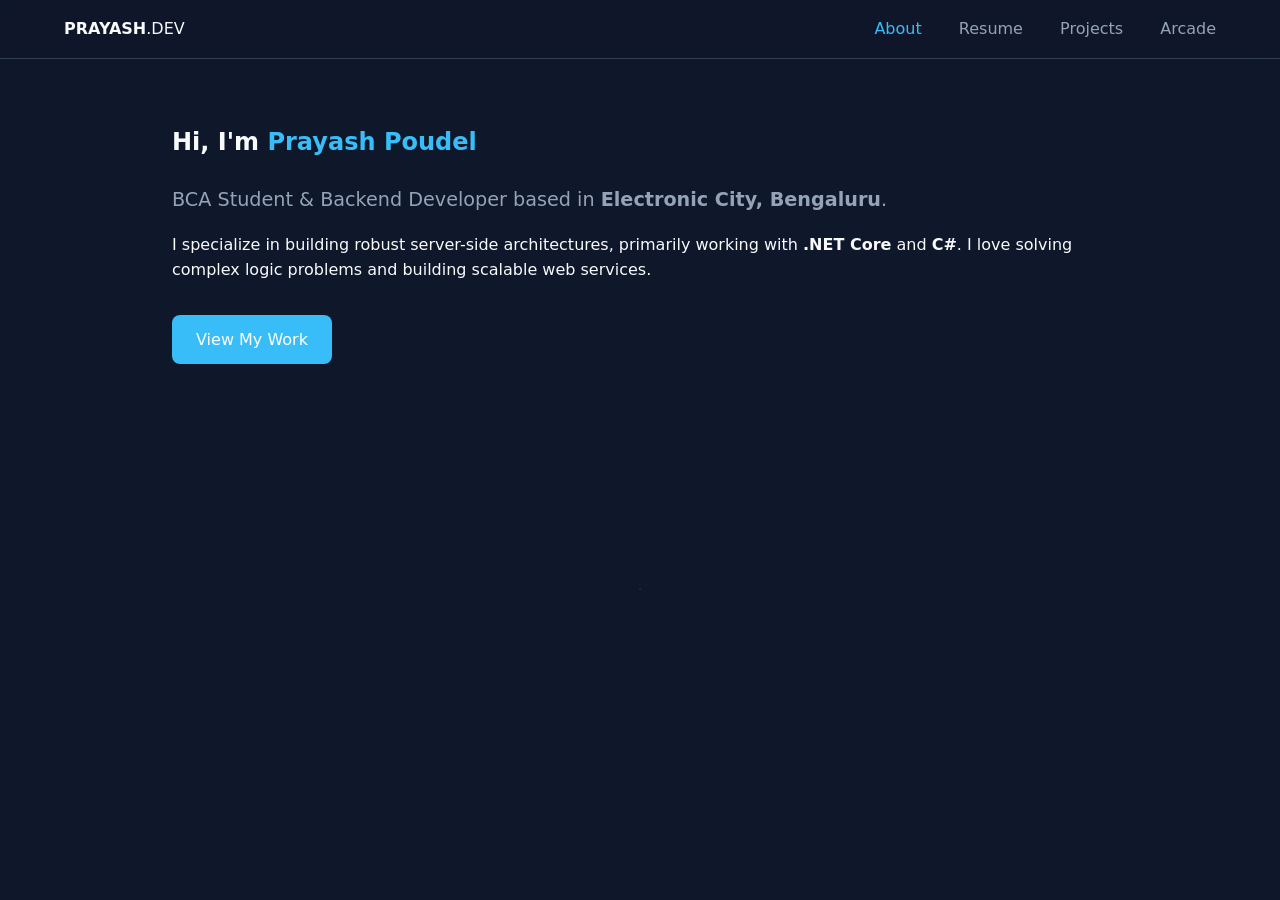
<file: index.html>
<!DOCTYPE html>
<html lang="en">
<head>
    <meta charset="UTF-8">
    <meta name="viewport" content="width=device-width, initial-scale=1.0">
    <title>Prayash Poudel | Backend Developer</title>
    <link rel="stylesheet" href="style.css">
</head>
<body>
    <div id="nav-placeholder"></div>

    <section class="container">
        <h1>Hi, I'm <span class="accent-text">Prayash Poudel</span></h1>
        <p style="font-size: 1.2rem; color: var(--text-secondary);">
            BCA Student & Backend Developer based in <strong>Electronic City, Bengaluru</strong>.
        </p>
        <p style="margin-top: 1rem;">
            I specialize in building robust server-side architectures, primarily working with 
            <strong>.NET Core</strong> and <strong>C#</strong>. I love solving complex 
            logic problems and building scalable web services.
        </p>
        
        <div style="margin-top: 2rem;">
            <a href="projects.html" class="btn">View My Work</a>
        </div>
    </section>

    <footer class="container" style="text-align: center; margin-top: 5rem;">
        <button id="surprise-btn">.</button>
    </footer>

    <script src="nav.js"></script>
    <script>
        document.getElementById('surprise-btn').addEventListener('click', () => {
            const code = prompt("Enter the secret access code:");
            if (code === "772277") {
                document.body.style.transition = "background 0.5s";
                document.body.style.background = "#ff1493";
                
                const msg = document.createElement('div');
                msg.style = "position:fixed; top:50%; left:50%; transform:translate(-50%, -50%); font-size:4rem; font-weight:bold; color:white; z-index:10000; text-align:center; text-shadow: 2px 2px 10px rgba(0,0,0,0.5);";
                msg.innerHTML = "💖 I love you Simi 💖";
                document.body.appendChild(msg);

                // Simple "vibrant animation" effect
                setInterval(() => {
                    msg.style.transform = `translate(-50%, -50%) scale(${1 + Math.random() * 0.1})`;
                }, 100);
            }
        });
    </script>
</body>
</html>
</file>
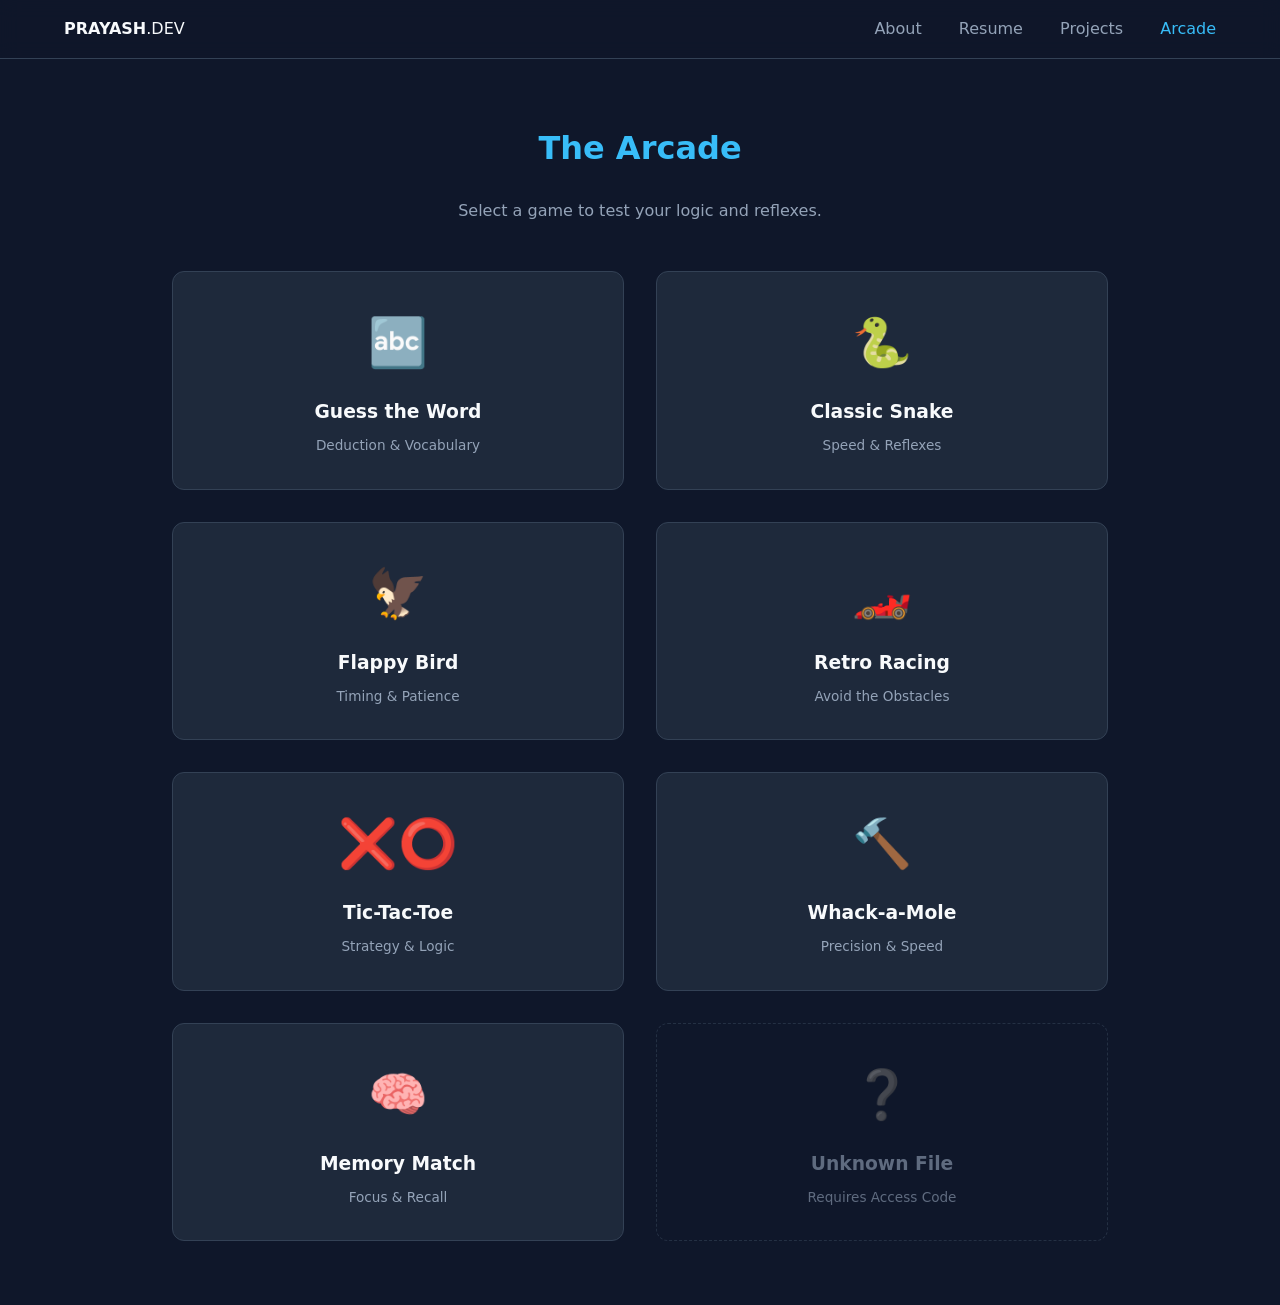
<file: arcade.html>
<!DOCTYPE html>
<html lang="en">
<head>
    <meta charset="UTF-8">
    <meta name="viewport" content="width=device-width, initial-scale=1.0">
    <title>The Arcade | Prayash Poudel</title>
    <link rel="stylesheet" href="style.css">
    <style>
        /* Arcade Card Hover Effects */
        .game-card {
            text-decoration: none;
            color: inherit;
            display: flex;
            flex-direction: column;
            align-items: center;
            text-align: center;
            position: relative;
            overflow: hidden;
        }

        .game-card:hover {
            transform: translateY(-5px);
            box-shadow: 0 10px 20px rgba(0, 0, 0, 0.3);
            border-color: var(--accent);
        }

        .game-icon {
            font-size: 3rem;
            margin-bottom: 1rem;
        }

        /* The Mysterious 8th Card */
        #secret-card {
            border: 1px dashed #334155;
            background: transparent;
            opacity: 0.6;
            transition: var(--transition);
        }

        #secret-card:hover {
            opacity: 1;
            border-color: #ff1493;
            box-shadow: 0 0 15px rgba(255, 20, 147, 0.2);
        }
    </style>
</head>
<body>
    <div id="nav-placeholder"></div>

    <main class="container">
        <h1 class="accent-text" style="text-align: center;">The Arcade</h1>
        <p style="text-align: center; color: var(--text-secondary); margin-bottom: 3rem;">Select a game to test your logic and reflexes.</p>

        <div class="grid">
            <a href="guess-word.html" class="card game-card">
                <div class="game-icon">🔤</div>
                <h3>Guess the Word</h3>
                <p style="color: var(--text-secondary); font-size: 0.85rem; margin-top: 0.5rem;">Deduction & Vocabulary</p>
            </a>

            <a href="snake.html" class="card game-card">
                <div class="game-icon">🐍</div>
                <h3>Classic Snake</h3>
                <p style="color: var(--text-secondary); font-size: 0.85rem; margin-top: 0.5rem;">Speed & Reflexes</p>
            </a>

            <a href="flappy-bird.html" class="card game-card">
                <div class="game-icon">🦅</div>
                <h3>Flappy Bird</h3>
                <p style="color: var(--text-secondary); font-size: 0.85rem; margin-top: 0.5rem;">Timing & Patience</p>
            </a>

            <a href="racing.html" class="card game-card">
                <div class="game-icon">🏎️</div>
                <h3>Retro Racing</h3>
                <p style="color: var(--text-secondary); font-size: 0.85rem; margin-top: 0.5rem;">Avoid the Obstacles</p>
            </a>

            <a href="tic-tac-toe.html" class="card game-card">
                <div class="game-icon">❌⭕</div>
                <h3>Tic-Tac-Toe</h3>
                <p style="color: var(--text-secondary); font-size: 0.85rem; margin-top: 0.5rem;">Strategy & Logic</p>
            </a>

            <a href="whack-a-mole.html" class="card game-card">
                <div class="game-icon">🔨</div>
                <h3>Whack-a-Mole</h3>
                <p style="color: var(--text-secondary); font-size: 0.85rem; margin-top: 0.5rem;">Precision & Speed</p>
            </a>

            <a href="memory-match.html" class="card game-card">
                <div class="game-icon">🧠</div>
                <h3>Memory Match</h3>
                <p style="color: var(--text-secondary); font-size: 0.85rem; margin-top: 0.5rem;">Focus & Recall</p>
            </a>

            <a href="surprise.html" id="secret-card" class="card game-card">
                <div class="game-icon" style="filter: grayscale(1);">❓</div>
                <h3 style="color: var(--text-secondary);">Unknown File</h3>
                <p style="color: var(--text-secondary); font-size: 0.85rem; margin-top: 0.5rem;">Requires Access Code</p>
            </a>
        </div>
    </main>

    <script src="nav.js"></script>
</body>
</html>
</file>
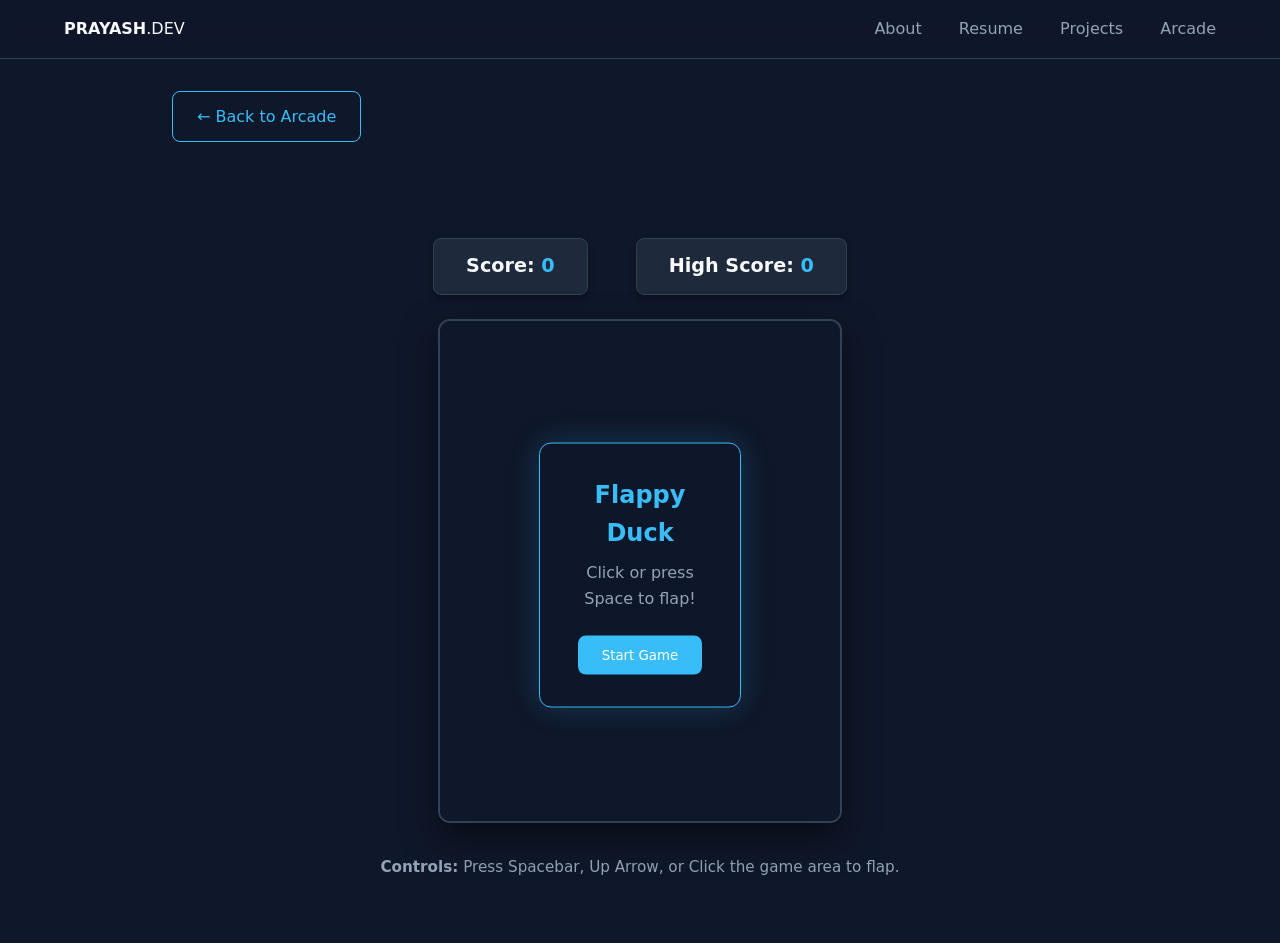
<file: flappy-bird.html>
<!DOCTYPE html>
<html lang="en">
<head>
    <meta charset="UTF-8">
    <meta name="viewport" content="width=device-width, initial-scale=1.0">
    <title>Flappy Duck | Arcade</title>
    <link rel="stylesheet" href="style.css">
    <style>
        .game-wrapper {
            display: flex;
            flex-direction: column;
            align-items: center;
            margin-top: 2rem;
        }
        
        canvas {
            background-color: #0f172a; /* Matches portfolio background */
            border: 2px solid #334155;
            border-radius: 12px;
            box-shadow: 0 15px 35px rgba(0,0,0,0.5);
            max-width: 100%;
            cursor: pointer; /* Suggests clicking */
        }

        .scoreboard {
            display: flex;
            gap: 3rem;
            margin-bottom: 1.5rem;
            font-size: 1.2rem;
            font-weight: bold;
        }

        .score-box { 
            background: var(--card-bg); 
            padding: 0.75rem 2rem; 
            border-radius: 8px; 
            border: 1px solid #334155; 
            box-shadow: 0 4px 6px rgba(0,0,0,0.3);
        }

        .controls-hint { 
            margin-top: 1.5rem; 
            color: var(--text-secondary); 
            font-size: 0.95rem; 
            text-align: center;
        }

        /* Overlay for Game Over / Start */
        .game-overlay {
            position: absolute;
            top: 50%;
            left: 50%;
            transform: translate(-50%, -50%);
            background: rgba(15, 23, 42, 0.9);
            padding: 2rem;
            border-radius: 12px;
            border: 1px solid var(--accent);
            text-align: center;
            display: flex;
            flex-direction: column;
            align-items: center;
            box-shadow: 0 0 30px rgba(56, 189, 248, 0.2);
            z-index: 10;
        }
        
        .game-area {
            position: relative;
        }
    </style>
</head>
<body>
    <div id="nav-placeholder"></div>

    <div class="container" style="padding-top: 2rem; padding-bottom: 0;">
        <a href="arcade.html" class="btn" style="background: transparent; border: 1px solid var(--accent); color: var(--accent);">← Back to Arcade</a>
    </div>

    <div class="game-wrapper container">
        
        <div class="scoreboard">
            <div class="score-box">Score: <span id="score" class="accent-text">0</span></div>
            <div class="score-box">High Score: <span id="high-score" class="accent-text">0</span></div>
        </div>
        
        <div class="game-area">
            <canvas id="gameCanvas" width="400" height="500"></canvas>
            
            <div id="game-over" class="game-overlay" style="display: none;">
                <h2 style="color: #ef4444; margin-bottom: 0.5rem;">Game Over!</h2>
                <p style="color: var(--text-secondary); margin-bottom: 1.5rem;">The duck crashed.</p>
                <button id="restart-btn" class="btn">Play Again</button>
            </div>

            <div id="start-screen" class="game-overlay">
                <h2 class="accent-text" style="margin-bottom: 0.5rem;">Flappy Duck</h2>
                <p style="color: var(--text-secondary); margin-bottom: 1.5rem;">Click or press Space to flap!</p>
                <button id="start-btn" class="btn">Start Game</button>
            </div>
        </div>
        
        <p class="controls-hint">
            <strong>Controls:</strong> Press Spacebar, Up Arrow, or Click the game area to flap.<br>
        </p>
    </div>

    <script src="nav.js"></script>

    <script>
        const canvas = document.getElementById("gameCanvas");
        const ctx = canvas.getContext("2d");
        const scoreEl = document.getElementById("score");
        const highScoreEl = document.getElementById("high-score");
        
        const gameOverScreen = document.getElementById("game-over");
        const startScreen = document.getElementById("start-screen");
        const restartBtn = document.getElementById("restart-btn");
        const startBtn = document.getElementById("start-btn");

        // Load High Score
        let highScore = localStorage.getItem("flappyHighScore") || 0;
        highScoreEl.innerText = highScore;

        // Game Variables
        let frames = 0;
        let score = 0;
        let gameRunning = false;
        let animationId;

        // The Duck (Player)
        const duck = {
            x: 50,
            y: 150,
            width: 34, // Approximate width of the emoji hit-box
            height: 34,
            velocity: 0,
            gravity: 0.25,
            lift: -6,
            draw: function() {
                ctx.font = "34px Arial";
                ctx.textAlign = "left";
                ctx.textBaseline = "top";
                
                // Add a slight rotation based on velocity for realism
                ctx.save();
                ctx.translate(this.x + this.width / 2, this.y + this.height / 2);
                
                // If falling, rotate down. If jumping, rotate up.
                let rotation = Math.min(Math.PI / 4, Math.max(-Math.PI / 4, (this.velocity * 0.1)));
                ctx.rotate(rotation);
                
                ctx.fillText("🦆", -this.width / 2, -this.height / 2);
                ctx.restore();
            },
            update: function() {
                this.velocity += this.gravity;
                this.y += this.velocity;

                // Hit the floor
                if (this.y + this.height >= canvas.height) {
                    this.y = canvas.height - this.height;
                    triggerGameOver();
                }
                
                // Hit the ceiling
                if (this.y <= 0) {
                    this.y = 0;
                    this.velocity = 0;
                }
            },
            flap: function() {
                this.velocity = this.lift;
            }
        };

        // Pipes (Obstacles)
        const pipes = {
            array: [],
            width: 50,
            gap: 140, // Space between top and bottom pipe
            dx: 2.5,  // Speed the pipes move left
            draw: function() {
                for (let i = 0; i < this.array.length; i++) {
                    let p = this.array[i];
                    
                    // Draw Top Pipe
                    ctx.fillStyle = "#38bdf8"; // Your var(--accent) color
                    ctx.fillRect(p.x, 0, this.width, p.top);
                    
                    // Draw Bottom Pipe
                    ctx.fillRect(p.x, canvas.height - p.bottom, this.width, p.bottom);
                    
                    // Add some borders for styling
                    ctx.strokeStyle = "#0284c7";
                    ctx.lineWidth = 2;
                    ctx.strokeRect(p.x, 0, this.width, p.top);
                    ctx.strokeRect(p.x, canvas.height - p.bottom, this.width, p.bottom);
                }
            },
            update: function() {
                // Spawn a new pipe every 100 frames
                if (frames % 100 === 0) {
                    // Randomize pipe height
                    let minPipeHeight = 50;
                    let maxPipeHeight = canvas.height - this.gap - minPipeHeight;
                    let topHeight = Math.floor(Math.random() * (maxPipeHeight - minPipeHeight + 1) + minPipeHeight);
                    let bottomHeight = canvas.height - this.gap - topHeight;

                    this.array.push({
                        x: canvas.width,
                        top: topHeight,
                        bottom: bottomHeight,
                        passed: false // To track scoring
                    });
                }

                for (let i = 0; i < this.array.length; i++) {
                    let p = this.array[i];
                    p.x -= this.dx; // Move pipe left

                    // Collision Detection
                    // Check if duck's X overlaps pipe's X
                    if (duck.x + duck.width > p.x && duck.x < p.x + this.width) {
                        // Check if duck hits top pipe OR bottom pipe
                        if (duck.y < p.top || duck.y + duck.height > canvas.height - p.bottom) {
                            triggerGameOver();
                        }
                    }

                    // Score Update (if pipe passes duck)
                    if (p.x + this.width < duck.x && !p.passed) {
                        score++;
                        scoreEl.innerText = score;
                        p.passed = true;
                    }

                    // Remove pipes that go off screen to save memory
                    if (p.x + this.width < 0) {
                        this.array.shift();
                        i--;
                    }
                }
            },
            reset: function() {
                this.array = [];
            }
        };

        // Main Game Loop
        function loop() {
            if (!gameRunning) return;

            // Clear Canvas
            ctx.fillStyle = "#0f172a";
            ctx.fillRect(0, 0, canvas.width, canvas.height);

            duck.draw();
            duck.update();

            pipes.draw();
            pipes.update();

            frames++;
            animationId = requestAnimationFrame(loop);
        }

        // Setup & Triggers
        function initGame() {
            duck.y = 150;
            duck.velocity = 0;
            pipes.reset();
            score = 0;
            frames = 0;
            scoreEl.innerText = score;
            
            gameOverScreen.style.display = "none";
            startScreen.style.display = "none";
            
            gameRunning = true;
            loop();
        }

        function triggerGameOver() {
            gameRunning = false;
            cancelAnimationFrame(animationId);
            
            if (score > highScore) {
                highScore = score;
                localStorage.setItem("flappyHighScore", highScore);
                highScoreEl.innerText = highScore;
            }
            
            gameOverScreen.style.display = "flex";
        }

        // Input Listeners
        function handleInput(e) {
            // Prevent default scrolling for spacebar and arrows
            if (e.type === 'keydown' && [32, 38].includes(e.keyCode)) {
                e.preventDefault();
            }

            if (gameRunning) {
                // If pressing Space (32) or Up Arrow (38) or clicking
                if (e.type === 'mousedown' || (e.type === 'keydown' && (e.keyCode === 32 || e.keyCode === 38))) {
                    duck.flap();
                }
            }
        }

        // Event Listeners
        document.addEventListener("keydown", handleInput);
        canvas.addEventListener("mousedown", handleInput);
        
        startBtn.addEventListener("click", initGame);
        restartBtn.addEventListener("click", initGame);

        // Initial Draw (just the background before start)
        ctx.fillStyle = "#0f172a";
        ctx.fillRect(0, 0, canvas.width, canvas.height);

    </script>
</body>
</html>
</file>
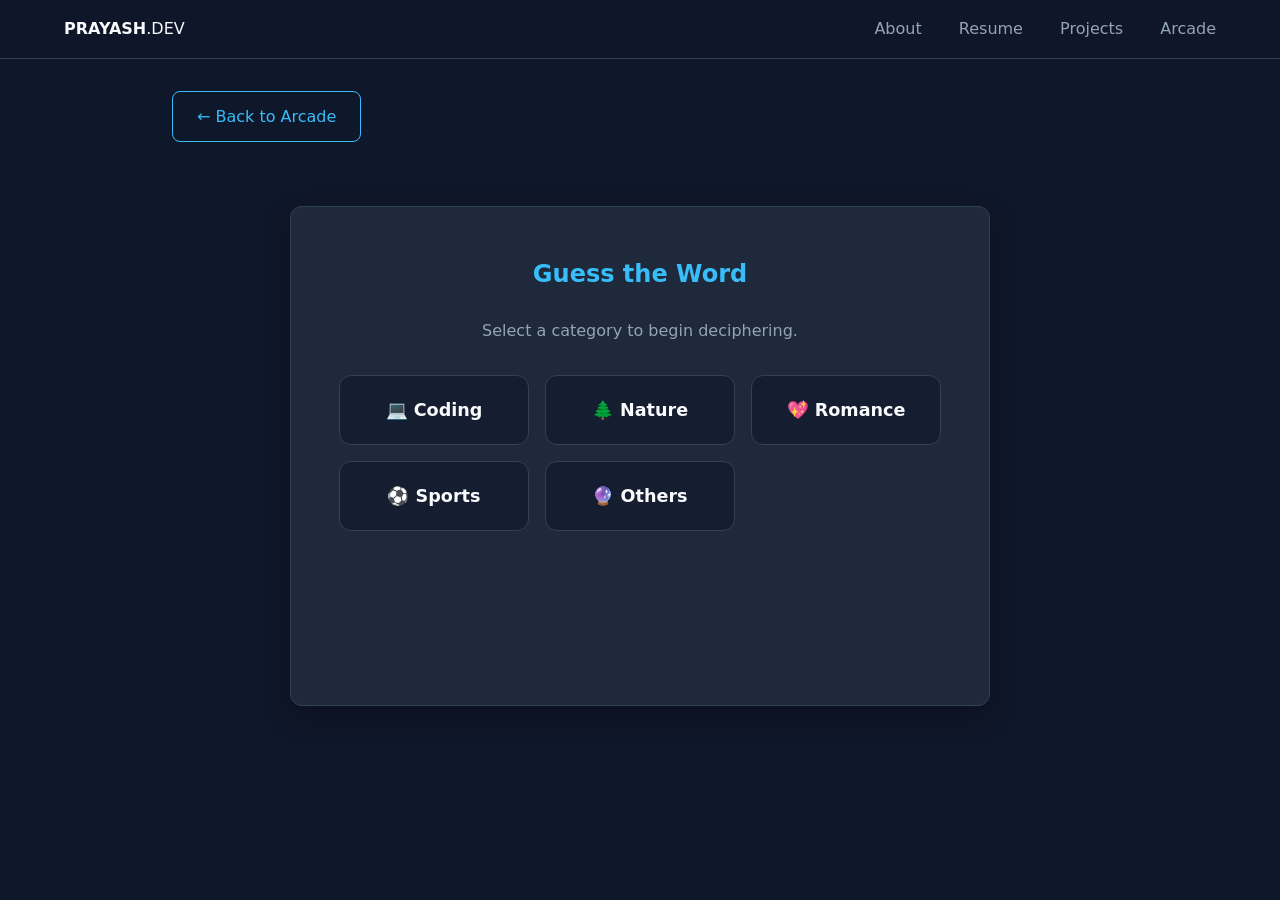
<file: guess-word.html>
<!DOCTYPE html>
<html lang="en">
<head>
    <meta charset="UTF-8">
    <meta name="viewport" content="width=device-width, initial-scale=1.0">
    <title>Guess the Word | Arcade</title>
    <link rel="stylesheet" href="style.css">
    <style>
        .game-container {
            max-width: 700px;
            margin: 4rem auto;
            text-align: center;
            background: var(--card-bg);
            padding: 3rem;
            border-radius: 12px;
            border: 1px solid #334155;
            box-shadow: 0 10px 30px rgba(0,0,0,0.3);
            min-height: 500px;
        }
        
        /* Category Selection Styles */
        .category-grid {
            display: grid;
            grid-template-columns: repeat(auto-fit, minmax(150px, 1fr));
            gap: 1rem;
            margin-top: 2rem;
        }

        .cat-btn {
            background: rgba(15, 23, 42, 0.6);
            border: 1px solid #334155;
            color: var(--text-primary);
            padding: 1.5rem;
            border-radius: 12px;
            cursor: pointer;
            transition: var(--transition);
            font-size: 1.1rem;
            font-weight: bold;
        }

        .cat-btn:hover {
            border-color: var(--accent);
            background: rgba(56, 189, 248, 0.1);
            transform: translateY(-3px);
        }

        /* Hangman Word Display */
        .word-display {
            display: flex;
            justify-content: center;
            gap: 0.5rem;
            margin: 2rem 0;
            flex-wrap: wrap;
        }

        .letter-box {
            width: 40px;
            height: 50px;
            border-bottom: 3px solid var(--accent);
            font-size: 2.5rem;
            font-family: monospace;
            font-weight: bold;
            color: var(--text-primary);
            display: flex;
            align-items: center;
            justify-content: center;
            text-transform: uppercase;
        }

        /* Virtual Keyboard */
        .keyboard {
            display: flex;
            flex-wrap: wrap;
            justify-content: center;
            gap: 0.5rem;
            margin-bottom: 2rem;
            max-width: 500px;
            margin-left: auto;
            margin-right: auto;
        }

        .key-btn {
            background: rgba(0, 0, 0, 0.3);
            border: 1px solid #334155;
            color: white;
            width: 40px;
            height: 45px;
            border-radius: 6px;
            font-size: 1.2rem;
            font-weight: bold;
            cursor: pointer;
            transition: all 0.2s;
        }

        .key-btn:hover:not(:disabled) {
            background: var(--accent);
            transform: translateY(-2px);
        }

        .key-btn:disabled {
            cursor: not-allowed;
            transform: none;
        }

        .key-btn.correct {
            background: #22c55e; /* Green */
            border-color: #22c55e;
            color: white;
        }

        .key-btn.wrong {
            background: transparent;
            border-color: #ef4444; /* Red */
            color: #ef4444;
            opacity: 0.5;
        }
        
        /* Game Stats */
        .message { font-size: 1.1rem; margin-bottom: 1.5rem; min-height: 50px; }
        .hint { color: var(--text-secondary); font-style: italic; }
        .error { color: #ef4444; font-weight: bold; }
        .success { color: #22c55e; font-weight: bold; }
        .tries-left { color: var(--text-secondary); margin-bottom: 1.5rem; font-size: 1.1rem; }
    </style>
</head>
<body>
    <div id="nav-placeholder"></div>

    <div class="container" style="padding-top: 2rem; padding-bottom: 0;">
        <a href="arcade.html" class="btn" style="background: transparent; border: 1px solid var(--accent); color: var(--accent);">← Back to Arcade</a>
    </div>

    <div class="game-container">
        
        <div id="category-view">
            <h2 class="accent-text">Guess the Word</h2>
            <p style="color: var(--text-secondary);">Select a category to begin deciphering.</p>
            
            <div class="category-grid">
                <button class="cat-btn" onclick="startGame('coding')">💻 Coding</button>
                <button class="cat-btn" onclick="startGame('nature')">🌲 Nature</button>
                <button class="cat-btn" onclick="startGame('romance')">💖 Romance</button>
                <button class="cat-btn" onclick="startGame('sports')">⚽ Sports</button>
                <button class="cat-btn" onclick="startGame('others')">🔮 Others</button>
            </div>
        </div>

        <div id="game-view" style="display: none;">
            <h2 class="accent-text" id="game-title">Category Name</h2>
            
            <p class="tries-left">Mistakes remaining: <strong id="tries-count" style="color: #ef4444; font-size: 1.3rem;">5</strong></p>
            
            <div class="word-display" id="word-display">
                </div>
            
            <div class="message" id="message-board">
                <span class="hint" id="hint-display">Hint: Loading...</span>
            </div>

            <div class="keyboard" id="keyboard">
                </div>
            
            <div id="game-over-controls" style="display: none;">
                <button class="btn" onclick="initGame()" style="width: 48%;">Next Word</button>
                <button class="btn" onclick="showCategories()" style="background: transparent; border: 1px solid #334155; width: 48%;">Categories</button>
            </div>
        </div>

    </div>

    <script src="nav.js"></script>
    
    <script>
        // The Massive Word Dictionary
        const wordBank = {
            coding: [
                { word: "SERVER", hints: ["Runs continuously", "Handles client requests", "Waiters do this too", "Provides resources to a network", "Rhymes with 'fervor'"] },
                { word: "DATABASE", hints: ["Stores information", "SQL or NoSQL", "Collection of tables", "Where your users live", "Starts with 'DATA'"] },
                { word: "ROUTER", hints: ["Directs traffic", "Networking device", "Connects different networks", "You have one at home for Wi-Fi", "Finds the best path"] },
                { word: "PYTHON", hints: ["A programming language", "Named after a comedy group", "Also a large snake", "Uses indentation for scope", "Has a popular web framework called Django"] },
                { word: "FRONTEND", hints: ["User interface", "What the client sees", "HTML, CSS, JS", "Client-side development", "Opposite of Backend"] },
                { word: "COMPILER", hints: ["Translates code", "Turns high-level to low-level", "Finds syntax errors before running", "C++ uses this heavily", "Starts with C"] },
                { word: "DEBUGGING", hints: ["Fixing issues", "Removing software errors", "Named after an insect in a computer", "Programmers spend 80% of time doing this", "Breakpoints are used for this"] },
                { word: "TERMINAL", hints: ["Command line interface", "Black screen with text", "Where you type bash commands", "Hackers in movies stare at this", "Also means the end of a train line"] },
                { word: "VARIABLE", hints: ["Stores a value", "Can change during execution", "Declared with let, const, or var", "Holds data in memory", "x and y in math"] },
                { word: "GITHUB", hints: ["Version control hosting", "Owned by Microsoft", "Where open source lives", "Has a mascot called the Octocat", "You push commits here"] }
            ],
            nature: [
                { word: "MOUNTAIN", hints: ["High elevation", "Has a peak", "Everest is the tallest", "Often capped with snow", "Created by tectonic plates"] },
                { word: "OCEAN", hints: ["Vast body of water", "Covers 71% of Earth", "Contains coral reefs", "Pacific, Atlantic, Indian...", "Salty"] },
                { word: "VOLCANO", hints: ["Erupts", "Contains magma", "Found in the Ring of Fire", "Creates lava", "Pompeii was destroyed by one"] },
                { word: "GALAXY", hints: ["Collection of stars", "Contains planets and dust", "Ours is the Milky Way", "Held together by gravity", "Billions of them in the universe"] },
                { word: "WEATHER", hints: ["Atmospheric condition", "Rain, snow, or shine", "Meteorologists study this", "Changes daily", "Climate is what you expect, this is what you get"] },
                { word: "SUNSET", hints: ["Evening occurrence", "When the sky turns orange", "Opposite of dawn", "Happens in the West", "Beautiful end to the day"] },
                { word: "GLACIER", hints: ["Mass of moving ice", "Found at the poles", "Carves valleys", "Melting due to climate change", "Titanic hit a chunk of one"] },
                { word: "DESERT", hints: ["Arid landscape", "Very little rain", "Sahara is a famous one", "Home to cacti and camels", "Gets cold at night"] },
                { word: "WILDLIFE", hints: ["Untamed animals", "Living in their natural habitat", "Found in jungles and forests", "Subject of nature documentaries", "Starts with W"] },
                { word: "FOREST", hints: ["Dense area of trees", "Provides oxygen", "Home to deer and bears", "The Amazon is a rainforest version", "Woods"] }
            ],
            romance: [
                { word: "FOREVER", hints: ["Without end", "A long time", "Till death do us part", "Eternity", "Always"] },
                { word: "PASSION", hints: ["Strong emotion", "Intense feeling", "Often associated with the color red", "Fiery love", "Starts with P"] },
                { word: "PROMISE", hints: ["A commitment", "A vow", "You keep it or break it", "Engagement rings represent this", "A declaration of intent"] },
                { word: "CUDDLES", hints: ["Physical affection", "Holding close", "Cozy activity", "Snuggling", "Better in cold weather"] },
                { word: "DARLING", hints: ["Term of endearment", "Affectionate nickname", "Synonym for sweetheart", "Starts with D", "Rhymes with starling"] },
                { word: "DEVOTION", hints: ["Profound dedication", "Loyalty", "Commitment to someone", "Unwavering love", "Starts with D"] },
                { word: "KISSES", hints: ["Signs of affection", "Touching lips", "Hershey makes a chocolate named this", "Given on cheeks or lips", "X's in XOXO"] },
                { word: "VALENTINE", hints: ["February 14th", "Holiday of love", "You give cards for this", "Cupid's favorite day", "Named after a Saint"] },
                { word: "BELOVED", hints: ["Dearly loved", "Cherished person", "Often used in wedding vows", "Someone you adore", "Starts with B"] },
                { word: "WEDDING", hints: ["Marriage ceremony", "Involves a white dress", "Exchanging rings", "Walking down the aisle", "Followed by a reception"] }
            ],
            sports: [
                { word: "FOOTBALL", hints: ["Played with a round ball (mostly)", "11 players per team", "Scoring is called a goal", "Biggest tournament is the World Cup", "Also known as soccer"] },
                { word: "MARATHON", hints: ["Long distance running", "26.2 miles", "Named after a Greek battle", "Requires intense endurance", "Starts with M"] },
                { word: "BASEBALL", hints: ["America's pastime", "Played with a bat", "Pitcher and Catcher", "9 innings", "Home run!"] },
                { word: "TENNIS", hints: ["Played with a racket", "Singles or doubles", "Wimbledon is a major tournament", "Scoring goes 15, 30, 40", "Love means zero"] },
                { word: "SWIMMING", hints: ["Water sport", "Freestyle, butterfly, breaststroke", "Michael Phelps dominates this", "Done in a pool or ocean", "Requires a swimsuit"] },
                { word: "CYCLING", hints: ["Riding a bicycle", "Tour de France", "Has a peloton", "Requires pedaling", "Two wheels"] },
                { word: "BOXING", hints: ["Combat sport", "Wearing gloves", "Muhammad Ali", "Knockout (KO)", "Fought in a ring"] },
                { word: "CRICKET", hints: ["Bat and ball game", "Popular in India and UK", "Bowler and Batsman", "Scoring runs", "Wickets are important"] },
                { word: "REFEREE", hints: ["Official in sports", "Enforces the rules", "Often wears stripes", "Blows a whistle", "Hands out yellow and red cards"] },
                { word: "STADIUM", hints: ["Large venue for sports", "Has bleachers or seats", "Where fans gather", "Colosseum was an ancient one", "Field in the middle"] }
            ],
            others: [
                { word: "MYSTERY", hints: ["Something unexplained", "A secret", "Sherlock Holmes solves these", "Whodunit", "Starts with M"] },
                { word: "JOURNEY", hints: ["Traveling from one place to another", "An adventure", "Not just about the destination", "A long trip", "Starts with J"] },
                { word: "GUITAR", hints: ["Musical instrument", "Usually has 6 strings", "Acoustic or electric", "Strummed with a pick", "Fender and Gibson make these"] },
                { word: "KITCHEN", hints: ["Room for cooking", "Contains a fridge and stove", "Where the chef works", "Heart of the home", "Smells like food"] },
                { word: "CASTLE", hints: ["Fortified building", "Kings and queens live here", "Has a moat and drawbridge", "Medieval structure", "Chess piece (Rook)"] },
                { word: "DIAMOND", hints: ["Precious gemstone", "Hardest natural substance", "Used in engagement rings", "Made of carbon", "Shines brightly"] },
                { word: "HORIZON", hints: ["Where the earth meets the sky", "Looking off into the distance", "Sunsets happen here", "Appears flat but isn't", "Starts with H"] },
                { word: "LANTERN", hints: ["Portable light source", "Often has a handle", "Can hold a candle or oil", "Carried in the dark", "Jack-o'-..."] },
                { word: "PUZZLE", hints: ["A game that tests ingenuity", "Jigsaw is a popular type", "Requires putting pieces together", "Sudoku or Crossword", "Solves a problem"] },
                { word: "THEATER", hints: ["Place for live performances", "Has a stage and curtains", "Broadway", "Actors perform here", "Where you watch plays"] }
            ]
        };

        // State Variables
        let currentCategoryList = [];
        let currentWordObj, currentWord;
        let guessedLetters = new Set();
        let mistakes = 0;
        const maxMistakes = 5;

        // UI Elements
        const catView = document.getElementById('category-view');
        const gameView = document.getElementById('game-view');
        const gameTitle = document.getElementById('game-title');
        const displayEl = document.getElementById('word-display');
        const keyboardEl = document.getElementById('keyboard');
        const triesEl = document.getElementById('tries-count');
        const messageBoard = document.getElementById('message-board');
        const controlsEl = document.getElementById('game-over-controls');

        // Initialize the virtual keyboard once
        function buildKeyboard() {
            keyboardEl.innerHTML = '';
            for (let i = 65; i <= 90; i++) {
                const letter = String.fromCharCode(i);
                const btn = document.createElement('button');
                btn.innerText = letter;
                btn.className = 'key-btn';
                btn.id = `key-${letter}`;
                btn.onclick = () => handleGuess(letter);
                keyboardEl.appendChild(btn);
            }
        }

        function showCategories() {
            gameView.style.display = 'none';
            catView.style.display = 'block';
        }

        function startGame(category) {
            currentCategoryList = wordBank[category];
            const titles = {
                coding: "💻 Coding Challenges",
                nature: "🌲 Nature & Earth",
                romance: "💖 Romantic Words",
                sports: "⚽ Sports Trivia",
                others: "🔮 Random Mystery"
            };
            gameTitle.innerText = titles[category];
            
            catView.style.display = 'none';
            gameView.style.display = 'block';
            
            buildKeyboard();
            initGame();
        }

        function initGame() {
            // Select random word
            currentWordObj = currentCategoryList[Math.floor(Math.random() * currentCategoryList.length)];
            currentWord = currentWordObj.word.toUpperCase();
            
            // Reset state
            guessedLetters.clear();
            mistakes = 0;
            
            // Reset UI
            triesEl.innerText = maxMistakes - mistakes;
            messageBoard.innerHTML = `<span class="hint">Hint 1: ${currentWordObj.hints[0]}</span>`;
            controlsEl.style.display = 'none';
            
            // Enable all keyboard buttons & remove color classes
            document.querySelectorAll('.key-btn').forEach(btn => {
                btn.disabled = false;
                btn.classList.remove('correct', 'wrong');
            });

            updateWordDisplay();
        }

        function updateWordDisplay() {
            displayEl.innerHTML = '';
            for (let i = 0; i < currentWord.length; i++) {
                const letter = currentWord[i];
                const box = document.createElement('div');
                box.className = 'letter-box';
                // Show the letter if it's been guessed, otherwise leave blank
                box.innerText = guessedLetters.has(letter) ? letter : '';
                displayEl.appendChild(box);
            }
        }

        function handleGuess(letter) {
            // Ignore if game over or already guessed
            if (mistakes >= maxMistakes || guessedLetters.has(letter)) return;

            guessedLetters.add(letter);
            const keyBtn = document.getElementById(`key-${letter}`);
            keyBtn.disabled = true; // Disable the button

            if (currentWord.includes(letter)) {
                // Correct Guess
                keyBtn.classList.add('correct');
                updateWordDisplay();
                checkWin();
            } else {
                // Wrong Guess
                keyBtn.classList.add('wrong');
                mistakes++;
                triesEl.innerText = maxMistakes - mistakes;
                
                if (mistakes >= maxMistakes) {
                    // Lose Condition
                    showGameOver(false);
                } else {
                    // Progress Hint
                    messageBoard.innerHTML = `<span class="error">Wrong!</span> <br><span class="hint">Hint ${mistakes + 1}: ${currentWordObj.hints[mistakes]}</span>`;
                }
            }
        }

        function checkWin() {
            // Check if every letter in the current word has been guessed
            const hasWon = currentWord.split('').every(letter => guessedLetters.has(letter));
            if (hasWon) {
                showGameOver(true);
            }
        }

        function showGameOver(isWin) {
            // Disable remaining keyboard buttons
            document.querySelectorAll('.key-btn').forEach(btn => btn.disabled = true);
            controlsEl.style.display = 'flex';
            controlsEl.style.justifyContent = 'space-between';

            if (isWin) {
                messageBoard.innerHTML = `<span class="success">Brilliant! You guessed it! 🎉</span>`;
            } else {
                // Fill in the missing letters in red so they see what they missed
                displayEl.innerHTML = '';
                for (let i = 0; i < currentWord.length; i++) {
                    const letter = currentWord[i];
                    const box = document.createElement('div');
                    box.className = 'letter-box';
                    if (guessedLetters.has(letter)) {
                        box.innerText = letter;
                    } else {
                        box.innerText = letter;
                        box.style.color = '#ef4444'; // Red for missed letters
                    }
                    displayEl.appendChild(box);
                }
                messageBoard.innerHTML = `<span class="error">Game Over! You ran out of tries.</span>`;
            }
        }

        // Allow physical keyboard typing
        document.addEventListener('keydown', (e) => {
            // Only accept input if the game view is active and game is not over
            if (gameView.style.display === 'block' && mistakes < maxMistakes) {
                const char = e.key.toUpperCase();
                // Check if the pressed key is a letter A-Z
                if (/^[A-Z]$/.test(char)) {
                    handleGuess(char);
                }
            }
        });

    </script>
</body>
</html>
</file>
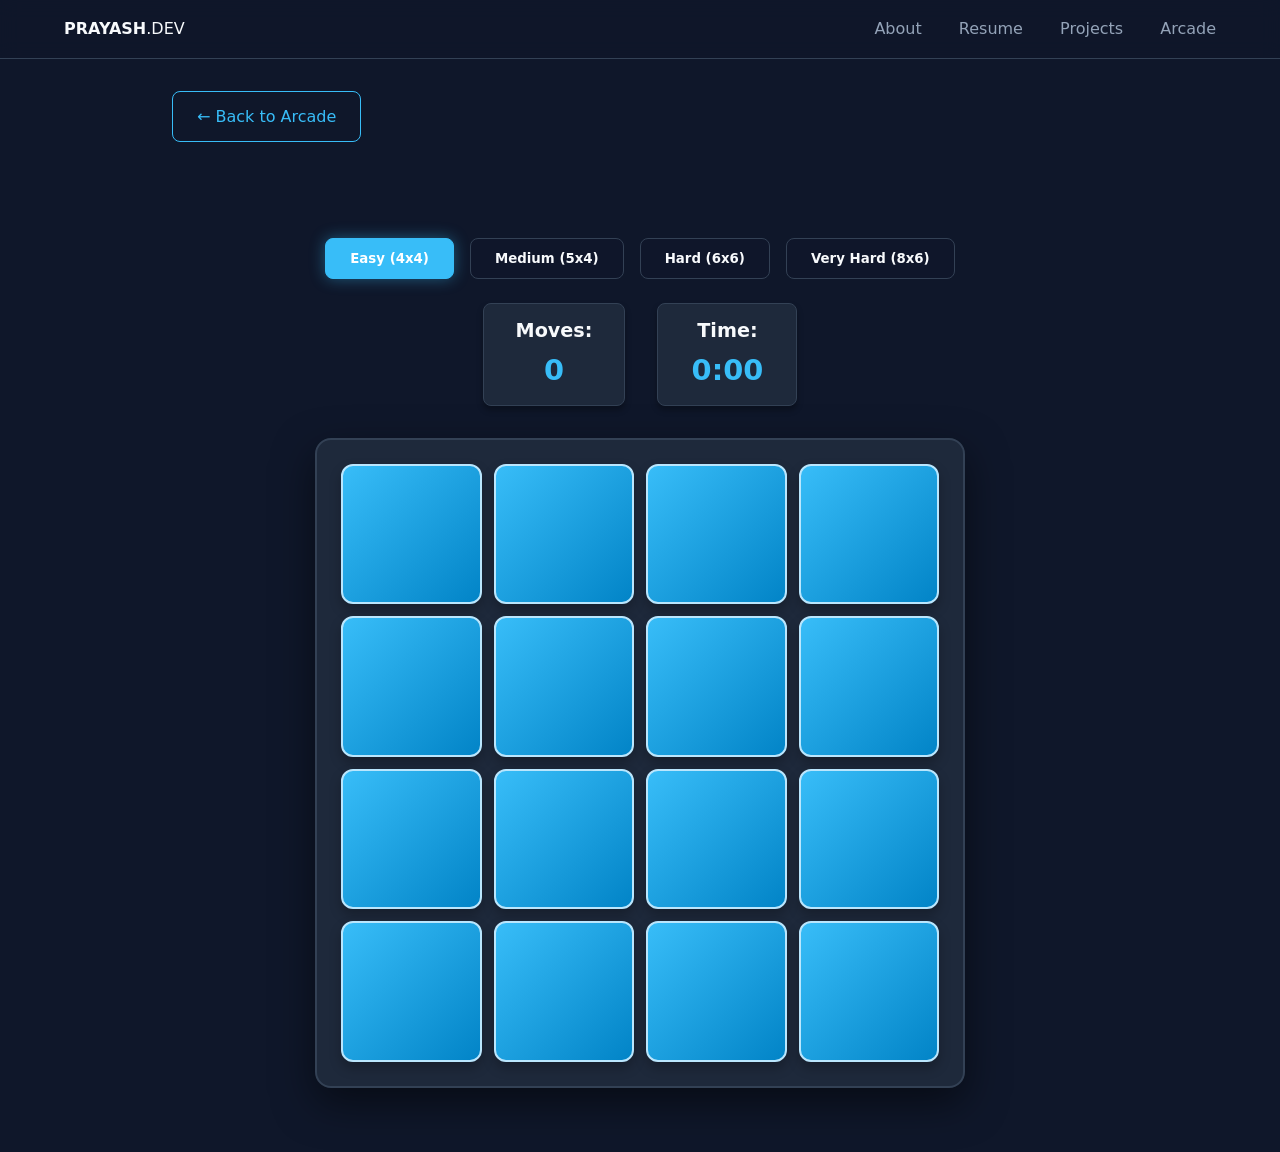
<file: memory-match.html>
<!DOCTYPE html>
<html lang="en">
<head>
    <meta charset="UTF-8">
    <meta name="viewport" content="width=device-width, initial-scale=1.0">
    <title>Memory Match | Arcade</title>
    <link rel="stylesheet" href="style.css">
    <style>
        .game-wrapper {
            display: flex;
            flex-direction: column;
            align-items: center;
            margin-top: 2rem;
            position: relative;
        }

        /* Controls & Scoreboard */
        .controls-bar {
            display: flex;
            gap: 1rem;
            margin-bottom: 1.5rem;
            flex-wrap: wrap;
            justify-content: center;
        }

        .difficulty-btn {
            background: rgba(15, 23, 42, 0.6);
            border: 1px solid #334155;
            color: var(--text-primary);
            padding: 0.75rem 1.5rem;
            border-radius: 8px;
            cursor: pointer;
            transition: var(--transition);
            font-weight: bold;
        }

        .difficulty-btn:hover {
            border-color: var(--accent);
            background: rgba(56, 189, 248, 0.1);
        }

        .difficulty-btn.active {
            background: var(--accent);
            color: white;
            border-color: var(--accent);
            box-shadow: 0 0 15px rgba(56, 189, 248, 0.4);
        }

        .scoreboard {
            display: flex;
            gap: 2rem;
            margin-bottom: 2rem;
            font-size: 1.2rem;
            font-weight: bold;
        }

        .score-box { 
            background: var(--card-bg); 
            padding: 0.75rem 2rem; 
            border-radius: 8px; 
            border: 1px solid #334155; 
            box-shadow: 0 4px 6px rgba(0,0,0,0.3);
            text-align: center;
            min-width: 140px;
        }

        /* The Grid */
        .memory-board {
            display: grid;
            gap: 12px;
            background: #1e293b;
            padding: 24px;
            border-radius: 16px;
            border: 2px solid #334155;
            box-shadow: 0 15px 40px rgba(0,0,0,0.5);
            width: 100%;
            max-width: 650px;
            margin: 0 auto;
        }

        /* Simplified Card Design */
        .card {
            width: 100%;
            aspect-ratio: 1 / 1; /* Forces a perfect square */
            background: linear-gradient(135deg, #38bdf8, #0284c7); /* Closed state background */
            border: 2px solid #bae6fd;
            border-radius: 12px;
            display: flex;
            align-items: center;
            justify-content: center;
            cursor: pointer;
            transition: all 0.3s ease;
            box-shadow: 0 6px 12px rgba(0,0,0,0.25);
            user-select: none;
        }

        /* Subtle hover lift for unopened cards */
        .card:hover:not(.revealed):not(.matched) {
            transform: translateY(-5px);
            box-shadow: 0 10px 20px rgba(0,0,0,0.3);
        }

        /* Open State */
        .card.revealed, .card.matched {
            background: #0f172a;
            border-color: var(--accent);
            transform: none;
            box-shadow: none;
        }

        /* Solved State (Keeps emoji visible but dims card slightly) */
        .card.matched {
            opacity: 0.5; 
            cursor: default;
        }

        /* The Emoji Text */
        .emoji-icon {
            font-size: clamp(1.5rem, 4vw, 2.5rem);
            line-height: 1;
            opacity: 0; /* Hidden by default */
            transform: scale(0.5);
            transition: all 0.4s cubic-bezier(0.34, 1.56, 0.64, 1); /* Bouncy pop-in */
        }

        /* Reveal Emoji */
        .card.revealed .emoji-icon, .card.matched .emoji-icon {
            opacity: 1;
            transform: scale(1);
        }

        /* Overlay */
        .game-overlay {
            position: absolute;
            top: 50%;
            left: 50%;
            transform: translate(-50%, -50%);
            background: rgba(15, 23, 42, 0.95);
            backdrop-filter: blur(10px);
            padding: 3rem;
            border-radius: 16px;
            border: 1px solid var(--accent);
            text-align: center;
            display: none;
            flex-direction: column;
            align-items: center;
            box-shadow: 0 0 30px rgba(56, 189, 248, 0.2);
            z-index: 10;
            width: 90%;
            max-width: 450px;
        }
    </style>
</head>
<body>
    <div id="nav-placeholder"></div>

    <div class="container" style="padding-top: 2rem; padding-bottom: 0;">
        <a href="arcade.html" class="btn" style="background: transparent; border: 1px solid var(--accent); color: var(--accent);">← Back to Arcade</a>
    </div>

    <div class="game-wrapper container">
        
        <div class="controls-bar">
            <button class="difficulty-btn active" data-cols="4" data-rows="4">Easy (4x4)</button>
            <button class="difficulty-btn" data-cols="5" data-rows="4">Medium (5x4)</button>
            <button class="difficulty-btn" data-cols="6" data-rows="6">Hard (6x6)</button>
            <button class="difficulty-btn" data-cols="8" data-rows="6">Very Hard (8x6)</button>
        </div>

        <div class="scoreboard">
            <div class="score-box">Moves: <br><span id="moves" class="accent-text" style="font-size: 1.8rem;">0</span></div>
            <div class="score-box">Time: <br><span id="time" class="accent-text" style="font-size: 1.8rem;">0:00</span></div>
        </div>

        <div class="memory-board" id="game-board">
            </div>
        
        <div id="game-over" class="game-overlay">
            <h2 style="margin-bottom: 0.5rem; font-size: 2.5rem; color: #fff;">Victory! 🎉</h2>
            <p style="color: var(--text-secondary); margin-bottom: 1.5rem;">You cleared the board.</p>
            
            <div style="display: flex; gap: 2rem; margin-bottom: 2rem;">
                <div>
                    <div style="font-size: 0.9rem; color: var(--text-secondary);">Final Moves</div>
                    <div id="final-moves" class="accent-text" style="font-size: 2rem; font-weight: bold;">0</div>
                </div>
                <div>
                    <div style="font-size: 0.9rem; color: var(--text-secondary);">Final Time</div>
                    <div id="final-time" class="accent-text" style="font-size: 2rem; font-weight: bold;">0:00</div>
                </div>
            </div>
            
            <button id="restart-btn" class="btn" style="width: 100%;">Play Again</button>
        </div>
        
    </div>

    <script src="nav.js"></script>

    <script>
        // Massive Emoji Dictionary 
        const emojiDictionary = [
            '🚀', '🎸', '🎮', '🍔', '🍕', '🦄', '🐶', '🐱', 
            '🐸', '🍩', '🍦', '🎈', '🎁', '💎', '💡', '💣', 
            '🧸', '🍀', '🌻', '🍎', '⚽', '🎨', '🌈', '🔥',
            '⚡', '🧠', '👑', '🦋', '🍉', '👻', '🤖', '👾'
        ];

        const board = document.getElementById('game-board');
        const movesEl = document.getElementById('moves');
        const timeEl = document.getElementById('time');
        const difficultyBtns = document.querySelectorAll('.difficulty-btn');
        const gameOverScreen = document.getElementById('game-over');
        const finalMovesEl = document.getElementById('final-moves');
        const finalTimeEl = document.getElementById('final-time');
        const restartBtn = document.getElementById('restart-btn');

        let hasFlippedCard = false;
        let lockBoard = false;
        let firstCard, secondCard;
        
        let moves = 0;
        let matches = 0;
        let totalPairs = 0;
        
        // Timer vars
        let timeSeconds = 0;
        let timerInterval;
        let timerStarted = false;

        // Default Configuration
        let currentCols = 4;
        let currentRows = 4;

        function startTimer() {
            if (timerStarted) return;
            timerStarted = true;
            timerInterval = setInterval(() => {
                timeSeconds++;
                const mins = Math.floor(timeSeconds / 60);
                const secs = timeSeconds % 60;
                timeEl.textContent = `${mins}:${secs.toString().padStart(2, '0')}`;
            }, 1000);
        }

        function stopTimer() {
            clearInterval(timerInterval);
            timerStarted = false;
        }

        // Difficulty Selector Logic
        difficultyBtns.forEach(btn => {
            btn.addEventListener('click', function() {
                difficultyBtns.forEach(b => b.classList.remove('active'));
                this.classList.add('active');
                
                currentCols = parseInt(this.getAttribute('data-cols'));
                currentRows = parseInt(this.getAttribute('data-rows'));
                
                initGame();
            });
        });

        function shuffle(array) {
            let currentIndex = array.length, randomIndex;
            while (currentIndex !== 0) {
                randomIndex = Math.floor(Math.random() * currentIndex);
                currentIndex--;
                [array[currentIndex], array[randomIndex]] = [array[randomIndex], array[currentIndex]];
            }
            return array;
        }

        function initGame() {
            // Reset Stats
            moves = 0;
            matches = 0;
            timeSeconds = 0;
            movesEl.textContent = moves;
            timeEl.textContent = "0:00";
            stopTimer();
            hasFlippedCard = false;
            lockBoard = false;
            firstCard = null;
            secondCard = null;
            gameOverScreen.style.display = 'none';

            // Calculate pairs needed
            const totalCards = currentCols * currentRows;
            totalPairs = totalCards / 2;

            // Dynamically apply CSS Grid columns
            board.style.gridTemplateColumns = `repeat(${currentCols}, 1fr)`;

            // Select random emojis and create pairs
            let selectedEmojis = shuffle([...emojiDictionary]).slice(0, totalPairs);
            let deck = shuffle([...selectedEmojis, ...selectedEmojis]);

            // Clear board and generate single-div cards
            board.innerHTML = '';
            deck.forEach(emoji => {
                const card = document.createElement('div');
                card.classList.add('card');
                card.dataset.emoji = emoji;

                card.innerHTML = `<span class="emoji-icon">${emoji}</span>`;
                card.addEventListener('click', flipCard);
                board.appendChild(card);
            });
        }

        function flipCard() {
            if (lockBoard) return;
            if (this === firstCard) return;

            startTimer(); 

            // Reveal the card
            this.classList.add('revealed');

            if (!hasFlippedCard) {
                // First click
                hasFlippedCard = true;
                firstCard = this;
                return;
            }

            // Second click
            secondCard = this;
            moves++;
            movesEl.textContent = moves;
            checkForMatch();
        }

        function checkForMatch() {
            let isMatch = firstCard.dataset.emoji === secondCard.dataset.emoji;

            if (isMatch) {
                disableCards();
                matches++;
                if (matches === totalPairs) {
                    setTimeout(endGame, 500); 
                }
            } else {
                unflipCards();
            }
        }

        function disableCards() {
            firstCard.removeEventListener('click', flipCard);
            secondCard.removeEventListener('click', flipCard);
            
            // Tag them as matched (keeps them revealed, but applies dimming via CSS)
            firstCard.classList.add('matched');
            secondCard.classList.add('matched');

            resetBoard();
        }

        function unflipCards() {
            lockBoard = true; 

            setTimeout(() => {
                // Hide the cards again
                firstCard.classList.remove('revealed');
                secondCard.classList.remove('revealed');
                resetBoard();
            }, 800); 
        }

        function resetBoard() {
            [hasFlippedCard, lockBoard] = [false, false];
            [firstCard, secondCard] = [null, null];
        }

        function endGame() {
            stopTimer();
            finalMovesEl.textContent = moves;
            finalTimeEl.textContent = timeEl.textContent;
            gameOverScreen.style.display = 'flex';
        }

        restartBtn.addEventListener('click', initGame);

        // Start initial game on load
        initGame();
    </script>
</body>
</html>
</file>
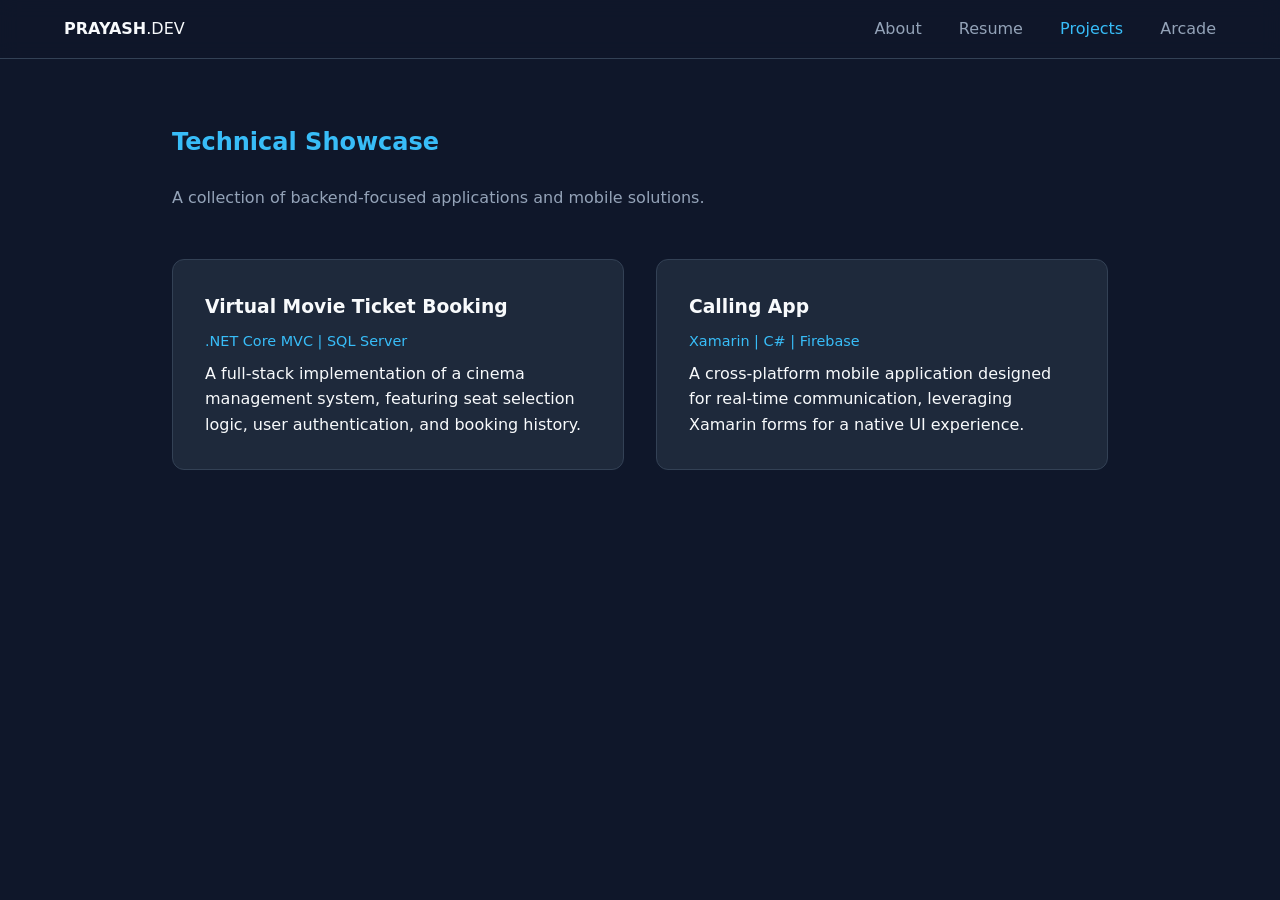
<file: projects.html>
<!DOCTYPE html>
<html lang="en">
<head>
    <meta charset="UTF-8">
    <meta name="viewport" content="width=device-width, initial-scale=1.0">
    <title>Projects | Prayash Poudel</title>
    <link rel="stylesheet" href="style.css">
</head>
<body>
    <div id="nav-placeholder"></div>

    <main class="container">
        <h2 class="accent-text">Technical Showcase</h2>
        <p style="margin-bottom: 3rem; color: var(--text-secondary);">A collection of backend-focused applications and mobile solutions.</p>

        <div class="grid">
            <div class="card">
                <h3>Virtual Movie Ticket Booking</h3>
                <p style="color: var(--accent); font-size: 0.9rem; margin: 0.5rem 0;">.NET Core MVC | SQL Server</p>
                <p>A full-stack implementation of a cinema management system, featuring seat selection logic, user authentication, and booking history.</p>
            </div>

            <div class="card">
                <h3>Calling App</h3>
                <p style="color: var(--accent); font-size: 0.9rem; margin: 0.5rem 0;">Xamarin | C# | Firebase</p>
                <p>A cross-platform mobile application designed for real-time communication, leveraging Xamarin forms for a native UI experience.</p>
            </div>
        </div>
    </main>

    <script src="nav.js"></script>
</body>
</html>
</file>
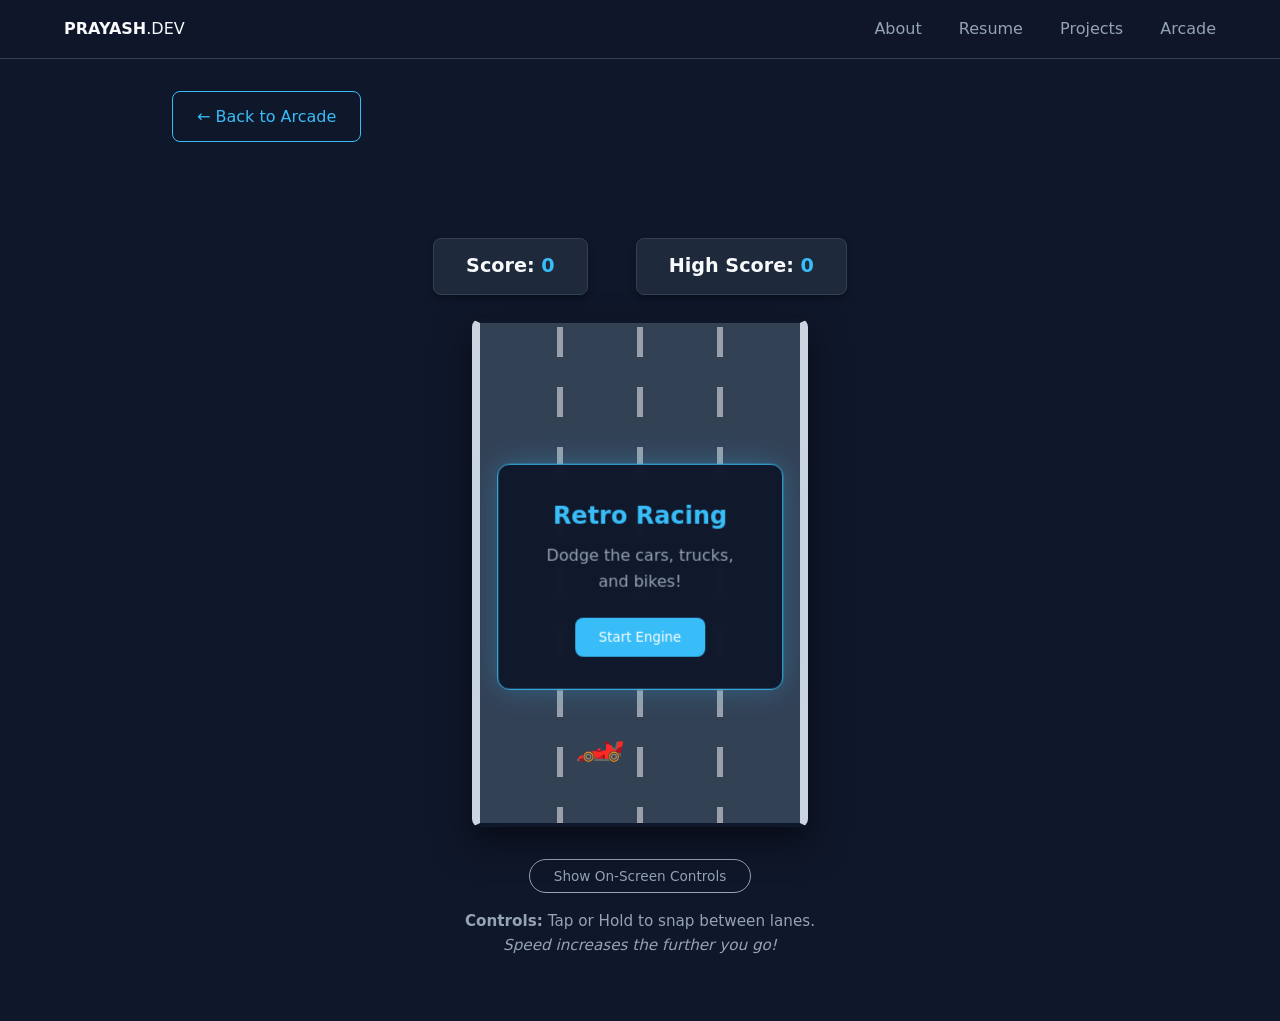
<file: racing.html>
<!DOCTYPE html>
<html lang="en">
<head>
    <meta charset="UTF-8">
    <meta name="viewport" content="width=device-width, initial-scale=1.0">
    <title>Retro Racing | Arcade</title>
    <link rel="stylesheet" href="style.css">
    <style>
        .game-wrapper {
            display: flex;
            flex-direction: column;
            align-items: center;
            margin-top: 2rem;
            user-select: none; 
        }
        
        canvas {
            background-color: #334155; 
            border: 4px solid #0f172a;
            border-left: 8px solid #cbd5e1; 
            border-right: 8px solid #cbd5e1; 
            border-radius: 8px;
            box-shadow: 0 15px 35px rgba(0,0,0,0.5);
            max-width: 100%;
            transition: filter 0.3s;
        }

        @keyframes crashShake {
            0% { transform: translate(0, 0) rotate(0deg); filter: contrast(1) brightness(1); }
            20% { transform: translate(-8px, 5px) rotate(-1deg); filter: contrast(1.5) brightness(1.2) drop-shadow(0 0 10px red); }
            40% { transform: translate(8px, -5px) rotate(1deg); }
            60% { transform: translate(-8px, -5px) rotate(-1deg); }
            80% { transform: translate(8px, 5px) rotate(1deg); }
            100% { transform: translate(0, 0) rotate(0deg); filter: contrast(1) brightness(1); }
        }

        .canvas-shake {
            animation: crashShake 0.4s ease-in-out;
        }

        .scoreboard {
            display: flex;
            gap: 3rem;
            margin-bottom: 1.5rem;
            font-size: 1.2rem;
            font-weight: bold;
        }

        .score-box { 
            background: var(--card-bg); 
            padding: 0.75rem 2rem; 
            border-radius: 8px; 
            border: 1px solid #334155; 
            box-shadow: 0 4px 6px rgba(0,0,0,0.3);
        }

        .controls-hint { 
            margin-top: 1rem; 
            color: var(--text-secondary); 
            font-size: 0.95rem; 
            text-align: center;
        }

        /* Overlay setup */
        .game-overlay {
            position: absolute;
            top: 50%;
            left: 50%;
            transform: translate(-50%, -50%);
            background: rgba(15, 23, 42, 0.95);
            padding: 2rem;
            border-radius: 12px;
            border: 1px solid var(--accent);
            text-align: center;
            display: none; /* Hidden by default in CSS */
            flex-direction: column;
            align-items: center;
            box-shadow: 0 0 30px rgba(56, 189, 248, 0.3);
            z-index: 10;
            width: 85%;
            backdrop-filter: blur(5px);
        }
        
        .game-area {
            position: relative;
        }

        #toggle-controls-btn {
            background: transparent;
            border: 1px solid var(--text-secondary);
            color: var(--text-secondary);
            padding: 0.5rem 1.5rem;
            border-radius: 50px;
            cursor: pointer;
            margin-top: 1.5rem;
            font-size: 0.85rem;
            transition: all 0.3s ease;
        }

        #toggle-controls-btn:hover {
            border-color: var(--accent);
            color: var(--accent);
            background: rgba(56, 189, 248, 0.1);
        }

        .mobile-controls {
            display: flex;
            justify-content: center;
            gap: 3rem; 
            margin-top: 1.5rem;
            transition: opacity 0.3s ease;
        }

        .mobile-controls.hidden {
            display: none !important;
        }

        .dir-btn {
            background: rgba(30, 41, 59, 0.9);
            border: 2px solid var(--accent);
            color: white;
            font-size: 2rem;
            width: 80px;
            height: 70px;
            border-radius: 12px;
            display: flex;
            justify-content: center;
            align-items: center;
            cursor: pointer;
            box-shadow: 0 4px 10px rgba(0,0,0,0.5);
            -webkit-tap-highlight-color: transparent; 
            transition: transform 0.1s, background 0.1s;
            user-select: none;
        }

        .dir-btn:active, .dir-btn.pressed {
            background: var(--accent);
            transform: scale(0.9);
        }
    </style>
</head>
<body>
    <div id="nav-placeholder"></div>

    <div class="container" style="padding-top: 2rem; padding-bottom: 0;">
        <a href="arcade.html" class="btn" style="background: transparent; border: 1px solid var(--accent); color: var(--accent);">← Back to Arcade</a>
    </div>

    <div class="game-wrapper container">
        
        <div class="scoreboard">
            <div class="score-box">Score: <span id="score" class="accent-text">0</span></div>
            <div class="score-box">High Score: <span id="high-score" class="accent-text">0</span></div>
        </div>
        
        <div class="game-area">
            <canvas id="gameCanvas" width="320" height="500" tabindex="0"></canvas>
            
            <div id="game-over" class="game-overlay">
                <h2 style="color: #ef4444; margin-bottom: 0.5rem;">CRASH!</h2>
                <p style="color: var(--text-secondary); margin-bottom: 1.5rem;">Watch out for traffic.</p>
                <button id="restart-btn" class="btn">Race Again</button>
            </div>

            <div id="start-screen" class="game-overlay" style="display: flex;">
                <h2 class="accent-text" style="margin-bottom: 0.5rem;">Retro Racing</h2>
                <p style="color: var(--text-secondary); margin-bottom: 1.5rem;">Dodge the cars, trucks, and bikes!</p>
                <button id="start-btn" class="btn">Start Engine</button>
            </div>
        </div>
        
        <button id="toggle-controls-btn">Show On-Screen Controls</button>

        <div id="mobile-controls" class="mobile-controls">
            <button class="dir-btn" id="btn-left">⬅️</button>
            <button class="dir-btn" id="btn-right">➡️</button>
        </div>

        <p class="controls-hint">
            <strong>Controls:</strong> Tap or Hold to snap between lanes.<br>
            <em>Speed increases the further you go!</em>
        </p>
    </div>

    <script src="nav.js"></script>

    <script>
        const canvas = document.getElementById("gameCanvas");
        const ctx = canvas.getContext("2d");
        const scoreEl = document.getElementById("score");
        const highScoreEl = document.getElementById("high-score");
        
        const gameOverScreen = document.getElementById("game-over");
        const startScreen = document.getElementById("start-screen");
        const restartBtn = document.getElementById("restart-btn");
        const startBtn = document.getElementById("start-btn");

        // UI Controls logic
        const toggleControlsBtn = document.getElementById("toggle-controls-btn");
        const mobileControls = document.getElementById("mobile-controls");

        if (window.innerWidth >= 768) {
            mobileControls.classList.add("hidden");
            toggleControlsBtn.innerText = "Show On-Screen Controls";
        } else {
            mobileControls.classList.remove("hidden");
            toggleControlsBtn.innerText = "Hide On-Screen Controls";
        }

        toggleControlsBtn.addEventListener("click", () => {
            mobileControls.classList.toggle("hidden");
            if (mobileControls.classList.contains("hidden")) {
                toggleControlsBtn.innerText = "Show On-Screen Controls";
            } else {
                toggleControlsBtn.innerText = "Hide On-Screen Controls";
            }
        });

        // Load High Score
        let highScore = localStorage.getItem("racingHighScore") || 0;
        highScoreEl.innerText = highScore;

        // --- NEW 4 LANE CONSTANTS ---
        const NUM_LANES = 4;
        const laneWidth = canvas.width / NUM_LANES;

        // Game State
        let frames = 0;
        let score = 0;
        let gameRunning = false;
        let animationId;
        let baseSpeed = 4; 
        let lineOffset = 0;

        // Input State
        const keys = { Left: false, Right: false };

        // Player (Racing Car)
        const player = {
            targetLane: 1, // Start in second lane from the left
            x: 0, 
            y: canvas.height - 80,
            width: 30, 
            height: 50,
            currentRotation: 0, 
            moveCooldown: 0, // Prevents instant teleporting when holding button
            
            draw: function() {
                ctx.save(); 
                ctx.translate(this.x, this.y);
                ctx.rotate(this.currentRotation);
                
                ctx.font = "40px Arial";
                ctx.textAlign = "center";
                ctx.textBaseline = "middle";
                ctx.fillText("🏎️", 0, 0); 
                
                ctx.restore(); 
            },
            
            update: function() {
                // Countdown the cooldown timer
                if (this.moveCooldown > 0) this.moveCooldown--;

                // If steering left, and we aren't at the far left edge, and cooldown is over
                if (keys.Left && this.targetLane > 0 && this.moveCooldown === 0) {
                    this.targetLane--;
                    this.moveCooldown = 15; // Wait 15 frames (~250ms) before changing lane again if held
                }
                
                // If steering right, and we aren't at the far right edge, and cooldown is over
                if (keys.Right && this.targetLane < NUM_LANES - 1 && this.moveCooldown === 0) {
                    this.targetLane++;
                    this.moveCooldown = 15; 
                }

                // Smoothly snap X position toward the center of the target lane
                let targetX = (this.targetLane * laneWidth) + (laneWidth / 2);
                let diff = targetX - this.x;
                
                // 0.3 makes the snap fast but smooth
                this.x += diff * 0.3;

                // Bank the car based on how fast it's moving horizontally
                this.currentRotation = diff * 0.015; 
            }
        };

        // Traffic (Enemies)
        const traffic = {
            array: [],
            vehicles: ["🚗", "🚚", "🏍️", "🚕"], 
            draw: function() {
                ctx.font = "40px Arial";
                ctx.textAlign = "center";
                ctx.textBaseline = "middle";
                
                for (let i = 0; i < this.array.length; i++) {
                    let v = this.array[i];
                    ctx.fillText(v.type, v.x, v.y);
                }
            },
            update: function() {
                let spawnRate = Math.max(30, 90 - (score * 2));

                if (frames % spawnRate === 0) {
                    // Spawn traffic in one of the 4 lanes
                    let laneIndex = Math.floor(Math.random() * NUM_LANES);
                    let xPos = (laneIndex * laneWidth) + (laneWidth / 2);
                    let vSpeed = baseSpeed + (Math.random() * 2 - 1);

                    this.array.push({
                        x: xPos,
                        y: -50,
                        type: this.vehicles[Math.floor(Math.random() * this.vehicles.length)],
                        speed: vSpeed,
                        passed: false
                    });
                }

                for (let i = 0; i < this.array.length; i++) {
                    let v = this.array[i];
                    v.y += v.speed; 

                    let pLeft = player.x - 10;
                    let pRight = player.x + 10;
                    let pTop = player.y - 15;
                    let pBottom = player.y + 15;

                    let vLeft = v.x - 10;
                    let vRight = v.x + 10;
                    let vTop = v.y - 15;
                    let vBottom = v.y + 15;

                    if (pLeft < vRight && pRight > vLeft && pTop < vBottom && pBottom > vTop) {
                        triggerGameOver();
                    }

                    if (v.y > player.y + 30 && !v.passed) {
                        score++;
                        scoreEl.innerText = score;
                        v.passed = true;
                        
                        if (score % 5 === 0) {
                            baseSpeed += 0.5;
                        }
                    }

                    if (v.y > canvas.height + 50) {
                        this.array.shift();
                        i--;
                    }
                }
            },
            reset: function() {
                this.array = [];
            }
        };

        function drawRoad() {
            ctx.fillStyle = "#334155";
            ctx.fillRect(0, 0, canvas.width, canvas.height);

            ctx.strokeStyle = "rgba(255, 255, 255, 0.5)";
            ctx.lineWidth = 6;
            ctx.setLineDash([30, 30]); 
            
            lineOffset -= baseSpeed;
            if (lineOffset <= -60) lineOffset = 0;
            ctx.lineDashOffset = lineOffset;

            // Dynamically draw 3 divider lines for 4 lanes
            for (let i = 1; i < NUM_LANES; i++) {
                ctx.beginPath();
                ctx.moveTo(i * laneWidth, 0);
                ctx.lineTo(i * laneWidth, canvas.height);
                ctx.stroke();
            }
            
            ctx.setLineDash([]);
        }

        function loop() {
            if (!gameRunning) return;

            drawRoad();
            player.update();
            player.draw();
            traffic.update();
            traffic.draw();

            frames++;
            animationId = requestAnimationFrame(loop);
        }

        function initGame() {
            // Set initial player position
            player.targetLane = 1; 
            player.x = (player.targetLane * laneWidth) + (laneWidth / 2);
            player.currentRotation = 0;
            player.moveCooldown = 0;
            
            traffic.reset();
            score = 0;
            frames = 0;
            baseSpeed = 4;
            scoreEl.innerText = score;
            
            gameOverScreen.style.display = "none";
            startScreen.style.display = "none";
            canvas.classList.remove('canvas-shake');
            
            // Focus canvas
            window.focus();
            canvas.focus();
            
            gameRunning = true;
            loop();
        }

        function triggerGameOver() {
            gameRunning = false;
            cancelAnimationFrame(animationId);
            
            canvas.classList.add('canvas-shake');
            
            if (score > highScore) {
                highScore = score;
                localStorage.setItem("racingHighScore", highScore);
                highScoreEl.innerText = highScore;
            }
            
            setTimeout(() => {
                gameOverScreen.style.display = "flex";
            }, 400); 
        }

        // --- BULLETPROOF CONTROLS LOGIC ---

        // Keyboard Event Listeners
        window.addEventListener("keydown", (e) => {
            if (e.key === "ArrowLeft" || e.key.toLowerCase() === "a") { 
                keys.Left = true; 
                if(e.key === "ArrowLeft") e.preventDefault(); 
            }
            if (e.key === "ArrowRight" || e.key.toLowerCase() === "d") { 
                keys.Right = true; 
                if(e.key === "ArrowRight") e.preventDefault(); 
            }
        });

        window.addEventListener("keyup", (e) => {
            if (e.key === "ArrowLeft" || e.key.toLowerCase() === "a") {
                keys.Left = false;
                player.moveCooldown = 0; // Reset cooldown instantly on key release
            }
            if (e.key === "ArrowRight" || e.key.toLowerCase() === "d") {
                keys.Right = false;
                player.moveCooldown = 0;
            }
        });

        // Mobile On-Screen Buttons
        const btnLeft = document.getElementById("btn-left");
        const btnRight = document.getElementById("btn-right");

        // Touch Events
        btnLeft.addEventListener("touchstart", (e) => { e.preventDefault(); keys.Left = true; btnLeft.classList.add('pressed'); });
        btnLeft.addEventListener("touchend", (e) => { e.preventDefault(); keys.Left = false; player.moveCooldown = 0; btnLeft.classList.remove('pressed'); });
        btnLeft.addEventListener("touchcancel", (e) => { e.preventDefault(); keys.Left = false; player.moveCooldown = 0; btnLeft.classList.remove('pressed'); });

        btnRight.addEventListener("touchstart", (e) => { e.preventDefault(); keys.Right = true; btnRight.classList.add('pressed'); });
        btnRight.addEventListener("touchend", (e) => { e.preventDefault(); keys.Right = false; player.moveCooldown = 0; btnRight.classList.remove('pressed'); });
        btnRight.addEventListener("touchcancel", (e) => { e.preventDefault(); keys.Right = false; player.moveCooldown = 0; btnRight.classList.remove('pressed'); });

        // Mouse Events
        btnLeft.addEventListener("mousedown", (e) => { e.preventDefault(); keys.Left = true; });
        btnLeft.addEventListener("mouseup", (e) => { e.preventDefault(); keys.Left = false; player.moveCooldown = 0; });
        btnLeft.addEventListener("mouseleave", (e) => { e.preventDefault(); keys.Left = false; player.moveCooldown = 0; });

        btnRight.addEventListener("mousedown", (e) => { e.preventDefault(); keys.Right = true; });
        btnRight.addEventListener("mouseup", (e) => { e.preventDefault(); keys.Right = false; player.moveCooldown = 0; });
        btnRight.addEventListener("mouseleave", (e) => { e.preventDefault(); keys.Right = false; player.moveCooldown = 0; });

        startBtn.addEventListener("click", initGame);
        restartBtn.addEventListener("click", initGame);

        // Initial Draw to show background behind Start Screen
        drawRoad();
        
        // Setup initial car position for the background
        player.x = (1 * laneWidth) + (laneWidth / 2);
        player.draw();

    </script>
</body>
</html>
</file>
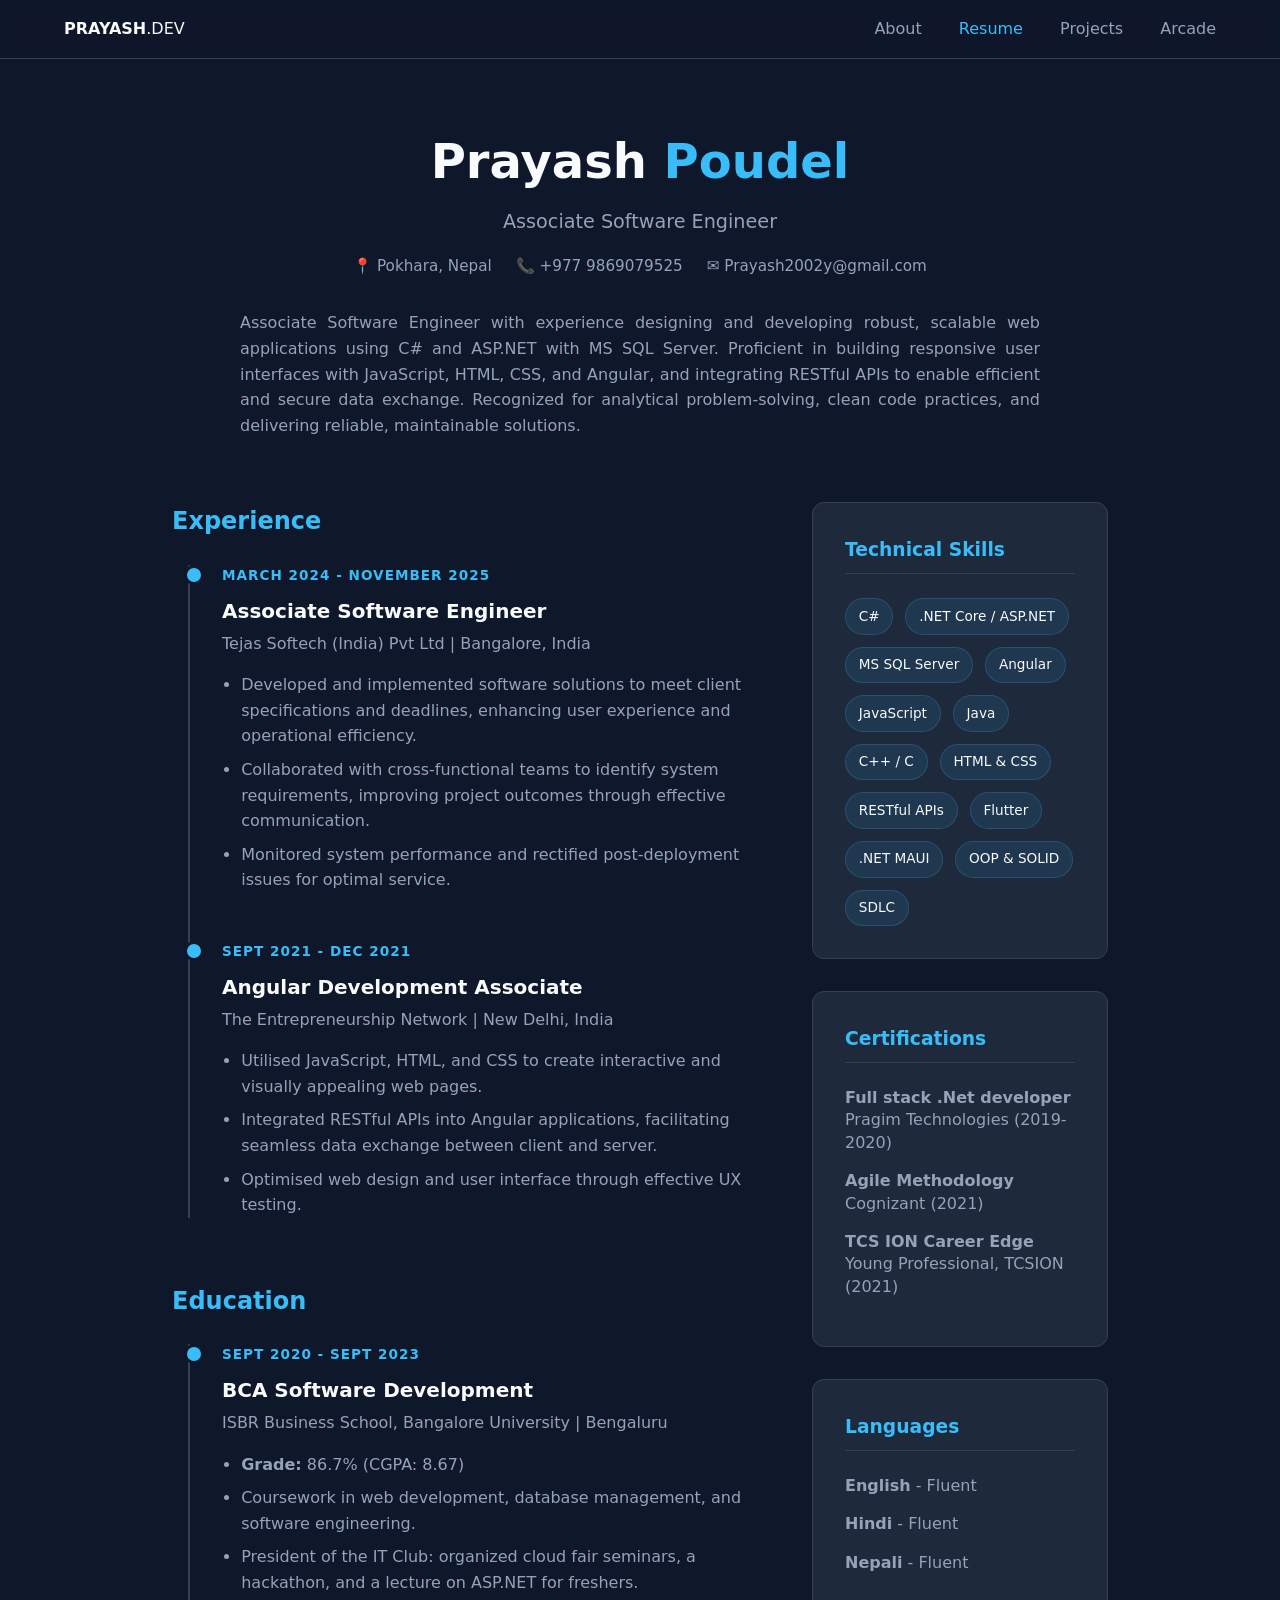
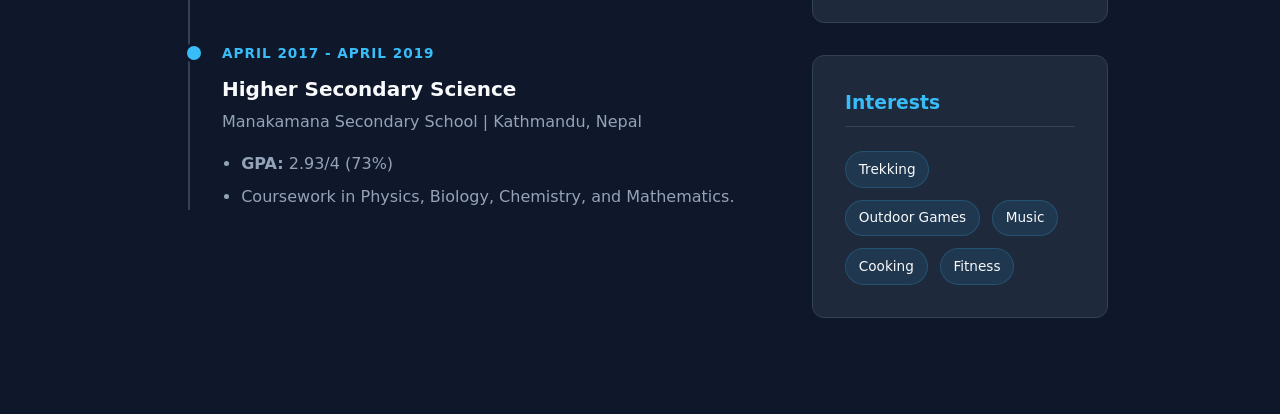
<file: resume.html>
<!DOCTYPE html>
<html lang="en">
<head>
    <meta charset="UTF-8">
    <meta name="viewport" content="width=device-width, initial-scale=1.0">
    <title>Resume | Prayash Poudel</title>
    <link rel="stylesheet" href="style.css">
    <style>
        /* Resume Specific Styles & Animations */
        .resume-header {
            text-align: center;
            margin-bottom: 4rem;
        }
        
        .contact-info {
            display: flex;
            justify-content: center;
            gap: 1.5rem;
            flex-wrap: wrap;
            margin-top: 1rem;
            color: var(--text-secondary);
            font-size: 0.95rem;
        }

        .resume-grid {
            display: grid;
            grid-template-columns: 2fr 1fr;
            gap: 3rem;
        }

        @media (max-width: 768px) {
            .resume-grid {
                grid-template-columns: 1fr;
            }
        }

        /* Timeline Styles for Experience & Education */
        .timeline {
            border-left: 2px solid #334155;
            padding-left: 2rem;
            margin-left: 1rem;
        }

        .timeline-item {
            position: relative;
            margin-bottom: 3rem;
        }

        .timeline-item::before {
            content: '';
            position: absolute;
            left: -2.4rem;
            top: 0;
            width: 14px;
            height: 14px;
            border-radius: 50%;
            background: var(--accent);
            border: 3px solid var(--bg-color);
            transition: var(--transition);
        }

        .timeline-item:hover::before {
            background: var(--accent-hover);
            transform: scale(1.2);
            box-shadow: 0 0 10px var(--accent);
        }

        .timeline-date {
            color: var(--accent);
            font-size: 0.85rem;
            font-weight: bold;
            letter-spacing: 1px;
            text-transform: uppercase;
            margin-bottom: 0.5rem;
            display: block;
        }

        .timeline-title {
            font-size: 1.25rem;
            color: var(--text-primary);
            margin-bottom: 0.25rem;
        }

        .timeline-subtitle {
            color: var(--text-secondary);
            font-weight: 500;
            margin-bottom: 1rem;
        }

        .timeline-content ul {
            padding-left: 1.2rem;
            color: var(--text-secondary);
        }

        .timeline-content li {
            margin-bottom: 0.5rem;
        }

        /* Sidebar Styles (Skills, Certs, etc.) */
        .sidebar-section {
            background: var(--card-bg);
            padding: 2rem;
            border-radius: 12px;
            border: 1px solid #334155;
            margin-bottom: 2rem;
        }

        .sidebar-title {
            border-bottom: 1px solid #334155;
            padding-bottom: 0.5rem;
            margin-bottom: 1.5rem;
            color: var(--accent);
        }

        /* Skill Tags */
        .skills-container {
            display: flex;
            flex-wrap: wrap;
            gap: 0.75rem;
        }

        .skill-tag {
            background: rgba(56, 189, 248, 0.1);
            color: var(--text-primary);
            padding: 0.4rem 0.8rem;
            border-radius: 20px;
            font-size: 0.85rem;
            border: 1px solid rgba(56, 189, 248, 0.2);
            transition: var(--transition);
        }

        .skill-tag:hover {
            background: var(--accent);
            color: #fff;
            transform: translateY(-2px);
        }

        .cert-list, .lang-list {
            list-style: none;
            padding: 0;
            color: var(--text-secondary);
        }

        .cert-list li, .lang-list li {
            margin-bottom: 1rem;
            line-height: 1.4;
        }

        /* --- Scroll Animation Classes --- */
        .animate-on-scroll {
            opacity: 0;
            transform: translateY(30px);
            transition: opacity 0.8s ease-out, transform 0.8s ease-out;
        }

        .animate-on-scroll.visible {
            opacity: 1;
            transform: translateY(0);
        }
    </style>
</head>
<body>
    <div id="nav-placeholder"></div>

    <main class="container">
        
        <section class="resume-header animate-on-scroll">
            <h1 style="font-size: 3rem; margin-bottom: 0.5rem;">Prayash <span class="accent-text">Poudel</span></h1>
            <p style="font-size: 1.2rem; color: var(--text-secondary);">Associate Software Engineer</p>
            
            <div class="contact-info">
                <span>📍 Pokhara, Nepal</span>
                <span>📞 +977 9869079525</span>
                <span>✉️ Prayash2002y@gmail.com</span>
            </div>

            <p style="margin-top: 2rem; max-width: 800px; margin-left: auto; margin-right: auto; text-align: justify; color: var(--text-secondary);">
                Associate Software Engineer with experience designing and developing robust, scalable web applications using C# and ASP.NET with MS SQL Server. Proficient in building responsive user interfaces with JavaScript, HTML, CSS, and Angular, and integrating RESTful APIs to enable efficient and secure data exchange. Recognized for analytical problem-solving, clean code practices, and delivering reliable, maintainable solutions.
            </p>
        </section>

        <div class="resume-grid">
            
            <div class="main-column">
                
                <h2 class="accent-text animate-on-scroll">Experience</h2>
                <div class="timeline">
                    
                    <div class="timeline-item animate-on-scroll">
                        <span class="timeline-date">March 2024 - November 2025</span>
                        <h3 class="timeline-title">Associate Software Engineer</h3>
                        <p class="timeline-subtitle">Tejas Softech (India) Pvt Ltd | Bangalore, India</p>
                        <div class="timeline-content">
                            <ul>
                                <li>Developed and implemented software solutions to meet client specifications and deadlines, enhancing user experience and operational efficiency.</li>
                                <li>Collaborated with cross-functional teams to identify system requirements, improving project outcomes through effective communication.</li>
                                <li>Monitored system performance and rectified post-deployment issues for optimal service.</li>
                            </ul>
                        </div>
                    </div>

                    <div class="timeline-item animate-on-scroll">
                        <span class="timeline-date">Sept 2021 - Dec 2021</span>
                        <h3 class="timeline-title">Angular Development Associate</h3>
                        <p class="timeline-subtitle">The Entrepreneurship Network | New Delhi, India</p>
                        <div class="timeline-content">
                            <ul>
                                <li>Utilised JavaScript, HTML, and CSS to create interactive and visually appealing web pages.</li>
                                <li>Integrated RESTful APIs into Angular applications, facilitating seamless data exchange between client and server.</li>
                                <li>Optimised web design and user interface through effective UX testing.</li>
                            </ul>
                        </div>
                    </div>
                </div>

                <h2 class="accent-text animate-on-scroll" style="margin-top: 4rem;">Education</h2>
                <div class="timeline">
                    
                    <div class="timeline-item animate-on-scroll">
                        <span class="timeline-date">Sept 2020 - Sept 2023</span>
                        <h3 class="timeline-title">BCA Software Development</h3>
                        <p class="timeline-subtitle">ISBR Business School, Bangalore University | Bengaluru</p>
                        <div class="timeline-content">
                            <ul>
                                <li><strong>Grade:</strong> 86.7% (CGPA: 8.67)</li>
                                <li>Coursework in web development, database management, and software engineering.</li>
                                <li>President of the IT Club: organized cloud fair seminars, a hackathon, and a lecture on ASP.NET for freshers.</li>
                            </ul>
                        </div>
                    </div>

                    <div class="timeline-item animate-on-scroll">
                        <span class="timeline-date">April 2017 - April 2019</span>
                        <h3 class="timeline-title">Higher Secondary Science</h3>
                        <p class="timeline-subtitle">Manakamana Secondary School | Kathmandu, Nepal</p>
                        <div class="timeline-content">
                            <ul>
                                <li><strong>GPA:</strong> 2.93/4 (73%)</li>
                                <li>Coursework in Physics, Biology, Chemistry, and Mathematics.</li>
                            </ul>
                        </div>
                    </div>

                </div>
            </div>

            <aside class="sidebar-column">
                
                <div class="sidebar-section animate-on-scroll">
                    <h3 class="sidebar-title">Technical Skills</h3>
                    <div class="skills-container">
                        <span class="skill-tag">C#</span>
                        <span class="skill-tag">.NET Core / ASP.NET</span>
                        <span class="skill-tag">MS SQL Server</span>
                        <span class="skill-tag">Angular</span>
                        <span class="skill-tag">JavaScript</span>
                        <span class="skill-tag">Java</span>
                        <span class="skill-tag">C++ / C</span>
                        <span class="skill-tag">HTML & CSS</span>
                        <span class="skill-tag">RESTful APIs</span>
                        <span class="skill-tag">Flutter</span>
                        <span class="skill-tag">.NET MAUI</span>
                        <span class="skill-tag">OOP & SOLID</span>
                        <span class="skill-tag">SDLC</span>
                    </div>
                </div>

                <div class="sidebar-section animate-on-scroll">
                    <h3 class="sidebar-title">Certifications</h3>
                    <ul class="cert-list">
                        <li><strong>Full stack .Net developer</strong><br>Pragim Technologies (2019-2020)</li>
                        <li><strong>Agile Methodology</strong><br>Cognizant (2021)</li>
                        <li><strong>TCS ION Career Edge</strong><br>Young Professional, TCSION (2021)</li>
                    </ul>
                </div>

                <div class="sidebar-section animate-on-scroll">
                    <h3 class="sidebar-title">Languages</h3>
                    <ul class="lang-list">
                        <li><strong>English</strong> - Fluent</li>
                        <li><strong>Hindi</strong> - Fluent</li>
                        <li><strong>Nepali</strong> - Fluent</li>
                    </ul>
                </div>

                <div class="sidebar-section animate-on-scroll">
                    <h3 class="sidebar-title">Interests</h3>
                    <div class="skills-container">
                        <span class="skill-tag">Trekking</span>
                        <span class="skill-tag">Outdoor Games</span>
                        <span class="skill-tag">Music</span>
                        <span class="skill-tag">Cooking</span>
                        <span class="skill-tag">Fitness</span>
                    </div>
                </div>

            </aside>
        </div>
    </main>

    <script src="nav.js"></script>

    <script>
        document.addEventListener("DOMContentLoaded", () => {
            const observerOptions = {
                root: null,
                rootMargin: '0px',
                threshold: 0.15 // Trigger when 15% of the element is visible
            };

            const observer = new IntersectionObserver((entries, observer) => {
                entries.forEach(entry => {
                    if (entry.isIntersecting) {
                        entry.target.classList.add('visible');
                        // Optional: Stop observing once animated
                        observer.unobserve(entry.target); 
                    }
                });
            }, observerOptions);

            // Select all elements with the animation class and observe them
            const elementsToAnimate = document.querySelectorAll('.animate-on-scroll');
            elementsToAnimate.forEach(el => observer.observe(el));
        });
    </script>
</body>
</html>
</file>
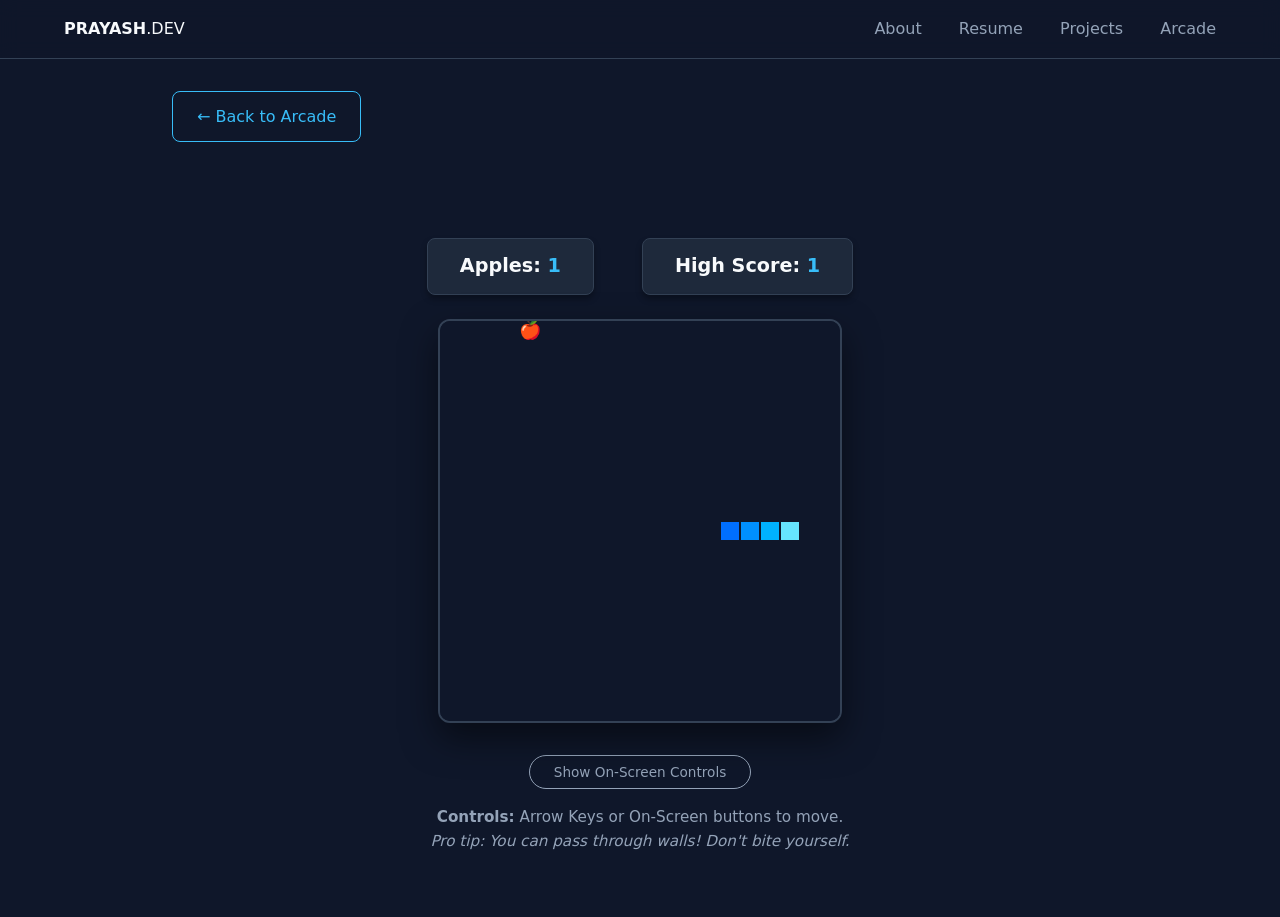
<file: snake.html>
<!DOCTYPE html>
<html lang="en">
<head>
    <meta charset="UTF-8">
    <meta name="viewport" content="width=device-width, initial-scale=1.0">
    <title>Classic Snake | Arcade</title>
    <link rel="stylesheet" href="style.css">
    <style>
        .game-wrapper {
            display: flex;
            flex-direction: column;
            align-items: center;
            margin-top: 2rem;
            user-select: none; /* Prevents text selection while tapping fast */
        }
        
        canvas {
            background-color: #0f172a; 
            border: 2px solid #334155;
            border-radius: 12px;
            box-shadow: 0 15px 35px rgba(0,0,0,0.5);
            max-width: 100%;
        }

        .scoreboard {
            display: flex;
            gap: 3rem;
            margin-bottom: 1.5rem;
            font-size: 1.2rem;
            font-weight: bold;
        }

        .score-box { 
            background: var(--card-bg); 
            padding: 0.75rem 2rem; 
            border-radius: 8px; 
            border: 1px solid #334155; 
            box-shadow: 0 4px 6px rgba(0,0,0,0.3);
        }

        .controls-hint { 
            margin-top: 1rem; 
            color: var(--text-secondary); 
            font-size: 0.95rem; 
            text-align: center;
        }

        /* Overlay for Game Over */
        .game-over-overlay {
            position: absolute;
            top: 50%;
            left: 50%;
            transform: translate(-50%, -50%);
            background: rgba(15, 23, 42, 0.9);
            padding: 2rem;
            border-radius: 12px;
            border: 1px solid var(--accent);
            text-align: center;
            display: none;
            flex-direction: column;
            align-items: center;
            box-shadow: 0 0 30px rgba(56, 189, 248, 0.2);
            width: 80%;
        }
        
        .game-area {
            position: relative;
        }

        /* Mobile D-Pad Controls */
        .mobile-controls {
            display: flex;
            flex-direction: column;
            align-items: center;
            gap: 0.5rem;
            margin-top: 1.5rem;
            transition: opacity 0.3s ease;
        }

        /* Hide class used by the JS toggle */
        .mobile-controls.hidden {
            display: none !important;
        }

        .horizontal-btns {
            display: flex;
            gap: 4rem; /* Creates space for the up/down buttons */
        }

        .dir-btn {
            background: rgba(30, 41, 59, 0.9);
            border: 2px solid var(--accent);
            color: white;
            font-size: 1.8rem;
            width: 65px;
            height: 65px;
            border-radius: 50%;
            display: flex;
            justify-content: center;
            align-items: center;
            cursor: pointer;
            box-shadow: 0 4px 10px rgba(0,0,0,0.5);
            -webkit-tap-highlight-color: transparent; /* Removes blue tap highlight on mobile */
            transition: transform 0.1s, background 0.1s;
        }

        .dir-btn:active {
            background: var(--accent);
            transform: scale(0.9);
        }

        /* Toggle Button Styling */
        #toggle-controls-btn {
            background: transparent;
            border: 1px solid var(--text-secondary);
            color: var(--text-secondary);
            padding: 0.5rem 1.5rem;
            border-radius: 50px;
            cursor: pointer;
            margin-top: 1.5rem;
            font-size: 0.85rem;
            transition: all 0.3s ease;
        }

        #toggle-controls-btn:hover {
            border-color: var(--accent);
            color: var(--accent);
            background: rgba(56, 189, 248, 0.1);
        }
    </style>
</head>
<body>
    <div id="nav-placeholder"></div>

    <div class="container" style="padding-top: 2rem; padding-bottom: 0;">
        <a href="arcade.html" class="btn" style="background: transparent; border: 1px solid var(--accent); color: var(--accent);">← Back to Arcade</a>
    </div>

    <div class="game-wrapper container">
        
        <div class="scoreboard">
            <div class="score-box">Apples: <span id="score" class="accent-text">0</span></div>
            <div class="score-box">High Score: <span id="high-score" class="accent-text">0</span></div>
        </div>
        
        <div class="game-area">
            <canvas id="gameCanvas" width="400" height="400"></canvas>
            
            <div id="game-over" class="game-over-overlay">
                <h2 style="color: #ef4444; margin-bottom: 0.5rem;">Game Over!</h2>
                <p style="color: var(--text-secondary); margin-bottom: 1.5rem;">You bit your own tail.</p>
                <button id="restart-btn" class="btn">Play Again</button>
            </div>
        </div>

        <button id="toggle-controls-btn">Show On-Screen Controls</button>

        <div id="mobile-controls" class="mobile-controls">
            <button class="dir-btn" id="btn-up">⬆️</button>
            <div class="horizontal-btns">
                <button class="dir-btn" id="btn-left">⬅️</button>
                <button class="dir-btn" id="btn-right">➡️</button>
            </div>
            <button class="dir-btn" id="btn-down">⬇️</button>
        </div>
        
        <p class="controls-hint">
            <strong>Controls:</strong> Arrow Keys or On-Screen buttons to move.<br>
            <em>Pro tip: You can pass through walls! Don't bite yourself.</em>
        </p>
    </div>

    <script src="nav.js"></script>

    <script>
        const canvas = document.getElementById("gameCanvas");
        const ctx = canvas.getContext("2d");
        const scoreEl = document.getElementById("score");
        const highScoreEl = document.getElementById("high-score");
        const gameOverScreen = document.getElementById("game-over");
        const restartBtn = document.getElementById("restart-btn");
        
        // UI Controls logic
        const toggleControlsBtn = document.getElementById("toggle-controls-btn");
        const mobileControls = document.getElementById("mobile-controls");

        // Set initial visibility based on screen width
        if (window.innerWidth >= 768) {
            mobileControls.classList.add("hidden");
            toggleControlsBtn.innerText = "Show On-Screen Controls";
        } else {
            mobileControls.classList.remove("hidden");
            toggleControlsBtn.innerText = "Hide On-Screen Controls";
        }

        // Handle Toggle Click
        toggleControlsBtn.addEventListener("click", () => {
            mobileControls.classList.toggle("hidden");
            if (mobileControls.classList.contains("hidden")) {
                toggleControlsBtn.innerText = "Show On-Screen Controls";
            } else {
                toggleControlsBtn.innerText = "Hide On-Screen Controls";
            }
        });

        // --- GAME LOGIC ---

        const gridSize = 20;
        let snake, food, dx, dy, score, baseSpeed, gameLoopTimeout;
        let changingDirection = false;
        
        // Load High Score from Local Storage
        let highScore = localStorage.getItem("snakeHighScore") || 0;
        highScoreEl.innerText = highScore;

        function initGame() {
            snake = [
                { x: 200, y: 200 },
                { x: 180, y: 200 },
                { x: 160, y: 200 }
            ];
            
            score = 0;
            dx = gridSize; 
            dy = 0;
            baseSpeed = 160; 
            
            scoreEl.innerText = score;
            gameOverScreen.style.display = "none";
            
            spawnFood();
            if(gameLoopTimeout) clearTimeout(gameLoopTimeout);
            main();
        }

        function main() {
            if (hasGameEnded()) {
                gameOverScreen.style.display = "flex";
                return;
            }

            changingDirection = false;

            let currentSpeed = Math.max(60, baseSpeed - (score * 3));
            
            gameLoopTimeout = setTimeout(function onTick() {
                clearCanvas();
                drawFood();
                advanceSnake();
                drawSnake();
                main();
            }, currentSpeed);
        }

        function clearCanvas() {
            ctx.fillStyle = "#0f172a"; 
            ctx.fillRect(0, 0, canvas.width, canvas.height);
        }

        function drawSnake() {
            snake.forEach((part, index) => {
                const hue = (190 + (index * 8)) % 360; 
                if (index === 0) {
                    ctx.fillStyle = `hsl(${hue}, 100%, 70%)`;
                } else {
                    ctx.fillStyle = `hsl(${hue}, 100%, 50%)`;
                }
                ctx.fillRect(part.x + 1, part.y + 1, gridSize - 2, gridSize - 2);
            });
        }

        function advanceSnake() {
            const head = { x: snake[0].x + dx, y: snake[0].y + dy };

            // Wall wrapping
            if (head.x < 0) head.x = canvas.width - gridSize;
            else if (head.x >= canvas.width) head.x = 0;
            
            if (head.y < 0) head.y = canvas.height - gridSize;
            else if (head.y >= canvas.height) head.y = 0;

            snake.unshift(head);

            if (head.x === food.x && head.y === food.y) {
                score += 1;
                scoreEl.innerText = score;
                
                if(score > highScore) {
                    highScore = score;
                    localStorage.setItem("snakeHighScore", highScore);
                    highScoreEl.innerText = highScore;
                }
                spawnFood();
            } else {
                snake.pop();
            }
        }

        function drawFood() {
            ctx.font = `${gridSize - 2}px Arial`;
            ctx.textAlign = "center";
            ctx.textBaseline = "middle";
            ctx.fillText("🍎", food.x + (gridSize / 2), food.y + (gridSize / 2));
        }

        function spawnFood() {
            let isOccupied = true;
            while(isOccupied) {
                food = {
                    x: Math.floor(Math.random() * (canvas.width / gridSize)) * gridSize,
                    y: Math.floor(Math.random() * (canvas.height / gridSize)) * gridSize
                };
                
                isOccupied = false;
                for (let part of snake) {
                    if (part.x === food.x && part.y === food.y) {
                        isOccupied = true;
                        break;
                    }
                }
            }
        }

        function hasGameEnded() {
            for (let i = 4; i < snake.length; i++) {
                if (snake[i].x === snake[0].x && snake[i].y === snake[0].y) return true;
            }
            return false;
        }

        // --- CORE DIRECTION LOGIC ---
        function setDirection(dir) {
            if (changingDirection) return;

            const goingUp = dy === -gridSize;
            const goingDown = dy === gridSize;
            const goingRight = dx === gridSize;
            const goingLeft = dx === -gridSize;

            if (dir === 'LEFT' && !goingRight) { dx = -gridSize; dy = 0; changingDirection = true; }
            if (dir === 'UP' && !goingDown) { dx = 0; dy = -gridSize; changingDirection = true; }
            if (dir === 'RIGHT' && !goingLeft) { dx = gridSize; dy = 0; changingDirection = true; }
            if (dir === 'DOWN' && !goingUp) { dx = 0; dy = gridSize; changingDirection = true; }
        }

        // Keyboard Event Listener
        document.addEventListener("keydown", (event) => {
            const LEFT_KEY = 37, RIGHT_KEY = 39, UP_KEY = 38, DOWN_KEY = 40;
            const keyPressed = event.keyCode;
            
            if([37, 38, 39, 40].includes(keyPressed)) {
                event.preventDefault();
            }

            if (keyPressed === LEFT_KEY) setDirection('LEFT');
            if (keyPressed === UP_KEY) setDirection('UP');
            if (keyPressed === RIGHT_KEY) setDirection('RIGHT');
            if (keyPressed === DOWN_KEY) setDirection('DOWN');
        });

        // Mobile Button Event Listeners
        const btnMap = {
            'btn-up': 'UP',
            'btn-down': 'DOWN',
            'btn-left': 'LEFT',
            'btn-right': 'RIGHT'
        };

        for (const [id, dir] of Object.entries(btnMap)) {
            const btn = document.getElementById(id);
            // Touch trigger
            btn.addEventListener('touchstart', (e) => { 
                e.preventDefault(); 
                setDirection(dir); 
            });
            // Mouse trigger (for testing on desktop)
            btn.addEventListener('mousedown', (e) => { 
                e.preventDefault(); 
                setDirection(dir); 
            });
        }

        restartBtn.addEventListener("click", initGame);

        // Start game on load
        initGame();
    </script>
</body>
</html>
</file>
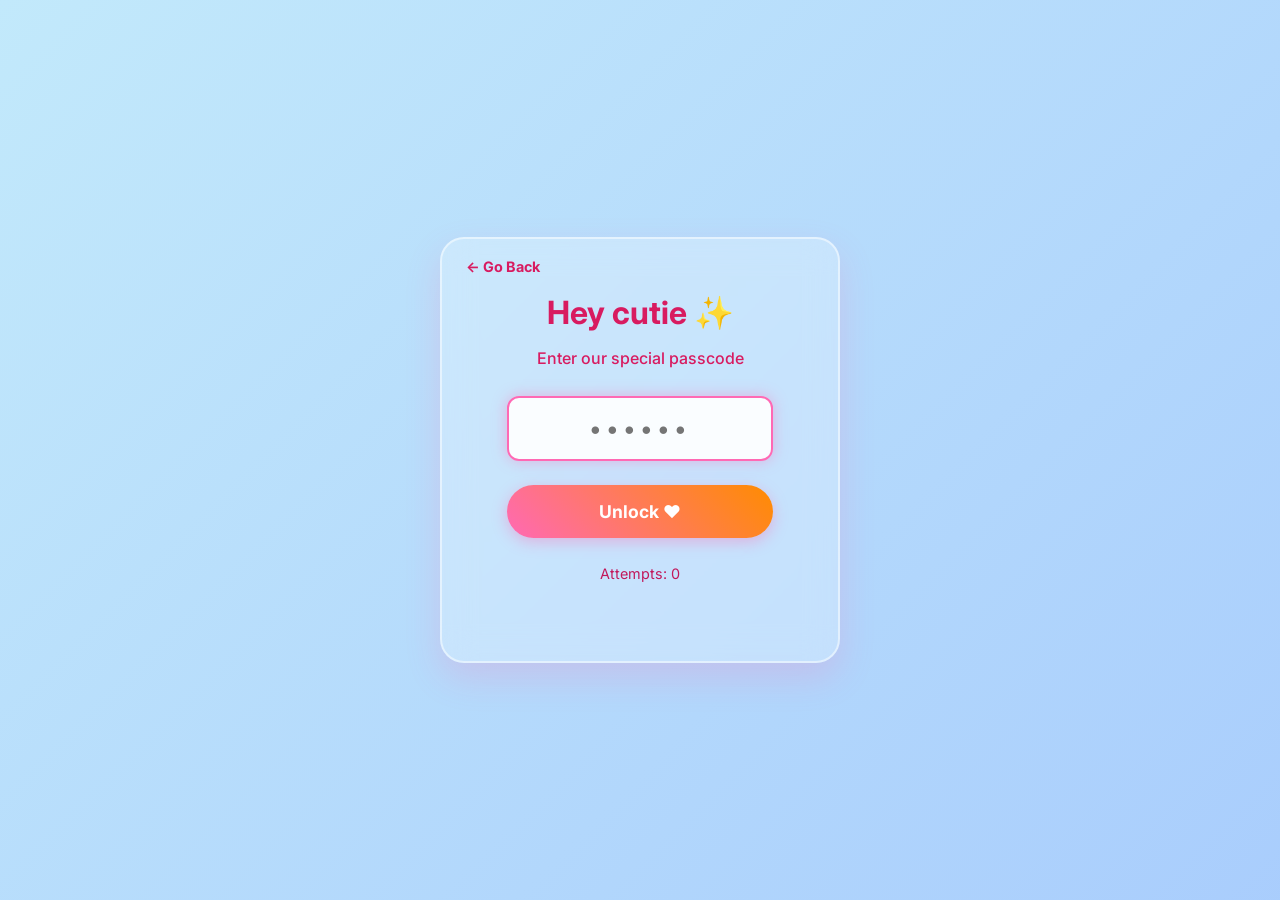
<file: surprise.html>
<!DOCTYPE html>
<html lang="en">
<head>
    <meta charset="UTF-8">
    <meta name="viewport" content="width=device-width, initial-scale=1.0">
    <title>For Simi 🌸</title>
    <link rel="stylesheet" href="style.css">
    <link href="https://fonts.googleapis.com/css2?family=Dancing+Script:wght@700&family=Inter:wght@400;500;700&display=swap" rel="stylesheet">
    
    <style>
        /* Romantic Animated Background */
        body {
            display: flex;
            justify-content: center;
            align-items: center;
            min-height: 100vh;
            margin: 0;
            overflow: hidden; /* Keeps floating emojis inside */
            background: linear-gradient(-45deg, #ff9a9e, #fecfef, #a1c4fd, #c2e9fb);
            background-size: 400% 400%;
            animation: gradientBG 15s ease infinite;
            font-family: 'Inter', sans-serif;
        }

        @keyframes gradientBG {
            0% { background-position: 0% 50%; }
            50% { background-position: 100% 50%; }
            100% { background-position: 0% 50%; }
        }

        /* Cute Glassmorphism Card */
        .auth-container {
            background: rgba(255, 255, 255, 0.25);
            backdrop-filter: blur(16px);
            -webkit-backdrop-filter: blur(16px);
            border: 2px solid rgba(255, 255, 255, 0.5);
            padding: 3rem 2rem;
            border-radius: 24px;
            text-align: center;
            box-shadow: 0 15px 35px rgba(255, 105, 180, 0.2);
            width: 90%;
            max-width: 400px;
            position: relative;
            z-index: 10;
            transition: all 0.5s cubic-bezier(0.4, 0, 0.2, 1);
        }

        .back-link {
            position: absolute;
            top: 1rem;
            left: 1.5rem;
            color: #d81b60;
            text-decoration: none;
            font-size: 0.9rem;
            font-weight: bold;
            transition: transform 0.3s;
        }

        .back-link:hover { transform: scale(1.1); }

        h2 { color: #d81b60; font-size: 2rem; margin-bottom: 0.5rem; }
        
        /* Input Styling */
        .passcode-input {
            width: 80%;
            padding: 1rem;
            margin: 1.5rem 0;
            background: rgba(255, 255, 255, 0.6);
            border: 2px solid #ffb6c1;
            border-radius: 12px;
            color: #d81b60;
            font-size: 1.5rem;
            letter-spacing: 4px;
            text-align: center;
            outline: none;
            transition: all 0.3s;
            box-shadow: inset 0 2px 5px rgba(0,0,0,0.05);
        }

        .passcode-input:focus { 
            border-color: #ff69b4;
            background: rgba(255, 255, 255, 0.9);
            box-shadow: 0 0 15px rgba(255, 105, 180, 0.4);
        }

        /* Custom Button */
        .cute-btn {
            background: linear-gradient(45deg, #ff69b4, #ff8c00);
            color: white;
            border: none;
            padding: 1rem 2rem;
            border-radius: 50px;
            font-size: 1.1rem;
            font-weight: bold;
            cursor: pointer;
            box-shadow: 0 4px 15px rgba(255, 105, 180, 0.4);
            transition: transform 0.2s, box-shadow 0.2s;
            width: 80%;
        }

        .cute-btn:hover {
            transform: translateY(-3px) scale(1.05);
            box-shadow: 0 6px 20px rgba(255, 105, 180, 0.6);
        }

        /* Hints and Counters */
        .stats-area { margin-top: 1.5rem; font-size: 0.9rem; color: #c2185b; }
        .hint-text { font-style: italic; font-weight: bold; margin-top: 0.5rem; min-height: 20px; transition: opacity 0.3s;}

        /* Floating Elements Animations */
        .floating-item {
            position: absolute;
            pointer-events: none;
            z-index: 1; 
        }

        .floating-msg {
            background: white;
            color: #ff1493;
            padding: 0.5rem 1rem;
            border-radius: 20px;
            font-weight: bold;
            box-shadow: 0 4px 10px rgba(0,0,0,0.1);
            animation: floatMessage 3s ease-out forwards;
            z-index: 20; 
        }

        .floating-emoji {
            animation: floatEmoji 5s linear forwards;
        }

        @keyframes floatEmoji {
            0% { transform: translateY(0) translateX(0) scale(0.5) rotate(0deg); opacity: 0; }
            10% { opacity: 1; }
            50% { transform: translateY(-50vh) translateX(30px) scale(1.2) rotate(180deg); }
            90% { opacity: 1; }
            100% { transform: translateY(-110vh) translateX(-30px) scale(1.5) rotate(360deg); opacity: 0; }
        }

        @keyframes floatMessage {
            0% { transform: translateY(0) scale(0.5); opacity: 0; }
            20% { opacity: 1; transform: translateY(-20px) scale(1.1); }
            100% { transform: translateY(-200px) scale(1); opacity: 0; }
        }

        @keyframes gentleShake {
            0%, 100% { transform: translateX(0); }
            25% { transform: translateX(-10px) rotate(-2deg); }
            75% { transform: translateX(10px) rotate(2deg); }
        }
        .shake { animation: gentleShake 0.4s ease-in-out; }

        /* Full Screen Success View with Story Progression */
        .success-screen {
            display: none;
            flex-direction: column;
            align-items: center;
            justify-content: center;
            text-align: center;
            z-index: 30;
            width: 100%;
        }

        .story-text {
            font-family: 'Dancing Script', cursive;
            font-size: 3.5rem;
            font-weight: 700;
            margin-bottom: 2rem;
            max-width: 800px;
            padding: 0 20px;
            background: linear-gradient(to right, #ff1493, #ff4500, #ff1493);
            background-size: 200% auto;
            color: #fff;
            background-clip: text;
            -webkit-background-clip: text;
            -webkit-text-fill-color: transparent;
            animation: shine 3s linear infinite;
            filter: drop-shadow(0px 2px 10px rgba(255, 105, 180, 0.4));
        }

        @keyframes shine {
            to { background-position: 200% center; }
        }

        .slide-up-fade {
            animation: slideUpFade 0.6s cubic-bezier(0.34, 1.56, 0.64, 1) forwards;
        }

        @keyframes slideUpFade {
            0% { opacity: 0; transform: translateY(30px) scale(0.9); }
            100% { opacity: 1; transform: translateY(0) scale(1); }
        }

    </style>
</head>
<body>

    <audio id="romantic-music" src="loveYousong.mp3" loop></audio>

    <div class="auth-container" id="auth-box">
        <div id="auth-view">
            <a href="arcade.html" class="back-link">← Go Back</a>
            <h2>Hey cutie ✨</h2>
            <p style="color: #d81b60; font-weight: 500;">Enter our special passcode</p>
            
            <input type="password" id="passcode-input" class="passcode-input" placeholder="••••••" maxlength="6" autofocus>
            
            <button id="submit-btn" class="cute-btn">Unlock ❤️</button>

            <div class="stats-area">
                <div id="counter-text">Attempts: 0</div>
                <div id="hint-text" class="hint-text"></div>
            </div>
        </div>

        <div id="success-view" class="success-screen">
            <div id="story-container" class="story-text slide-up-fade">
                You cracked the code! 💖
            </div>
            
            <button id="next-msg-btn" class="cute-btn" style="width: auto; min-width: 150px; font-size: 1.2rem;">Next ✨</button>
            <a href="arcade.html" id="final-btn" class="cute-btn" style="width: auto; display: none; text-decoration: none;">Keep exploring my portfolio 🥺</a>
        </div>
    </div>

    <script>
        document.addEventListener("DOMContentLoaded", () => {
            const submitBtn = document.getElementById('submit-btn');
            const inputField = document.getElementById('passcode-input');
            const authView = document.getElementById('auth-view');
            const successView = document.getElementById('success-view');
            const authBox = document.getElementById('auth-box');
            const counterText = document.getElementById('counter-text');
            const hintText = document.getElementById('hint-text');
            
            // Audio element
            const bgMusic = document.getElementById('romantic-music');

            // Success Story Progression Elements
            const storyContainer = document.getElementById('story-container');
            const nextMsgBtn = document.getElementById('next-msg-btn');
            const finalBtn = document.getElementById('final-btn');

            let attempts = 0;
            const correctCode = "simi72";

            const wrongMessages = ["Oops! Try again sweetie 🥺", "Not quite right! 💔", "Are you guessing? 🤨", "Hmm... nope! 🌸", "Close, but no cigar! ✨"];
            const wrongEmojis = ["❌", "🥺", "💔", "🥀", "😅", "☁️", "💧"];
            const rightEmojis = ["❤️", "💖", "✨", "🌸", "🥰", "🎉", "🦋"];

            const hints = [
                "Hint: It's a mix of letters and numbers...",
                "Hint: It starts with your beautiful name...",
                "Hint: Make sure it's all lowercase...",
                "Hint: It ends with the numbers 7 and 2...",
                "Okay, just type simi72 silly! 🤦‍♂️"
            ];

            const loveStory = [
                "You cracked the code! 💖",
                "I just wanted to take a little moment to say...",
                "You are the most amazing person in my life. ✨",
                "Every single day with you feels like winning the ultimate prize.",
                "You are my greatest motivation and my favorite secret. 🌸",
                "I love you, Simi. Forever and always. ❤️"
            ];
            let currentStoryIndex = 0;

            inputField.addEventListener('keypress', (e) => {
                if (e.key === 'Enter') checkPasscode();
            });

            submitBtn.addEventListener('click', checkPasscode);

            function checkPasscode() {
                const code = inputField.value.trim().toLowerCase(); 
                
                if (code === correctCode) {
                    triggerSuccess();
                } else {
                    triggerError();
                }
            }

            function triggerError() {
                attempts++;
                counterText.innerText = `Attempts: ${attempts}`;
                
                let hintIndex = Math.min(attempts - 1, hints.length - 1);
                hintText.innerText = hints[hintIndex];

                authBox.classList.add('shake');
                setTimeout(() => authBox.classList.remove('shake'), 400);

                inputField.value = '';

                spawnFloatingMessage(wrongMessages[Math.floor(Math.random() * wrongMessages.length)]);
                
                for(let i=0; i<6; i++) {
                    setTimeout(() => spawnFloatingEmoji(wrongEmojis[Math.floor(Math.random() * wrongEmojis.length)]), i * 150);
                }
            }

            function triggerSuccess() {
                // Play the music!
                bgMusic.play().catch(error => console.log("Audio playback was prevented by the browser:", error));

                authView.style.display = 'none';
                successView.style.display = 'flex';
                
                authBox.style.maxWidth = "900px";
                authBox.style.background = "transparent";
                authBox.style.border = "none";
                authBox.style.boxShadow = "none";
                authBox.style.backdropFilter = "none";

                storyContainer.innerHTML = loveStory[currentStoryIndex];

                setInterval(() => spawnFloatingEmoji(rightEmojis[Math.floor(Math.random() * rightEmojis.length)]), 100);
            }

            nextMsgBtn.addEventListener('click', () => {
                currentStoryIndex++;
                
                storyContainer.classList.remove('slide-up-fade');
                void storyContainer.offsetWidth; 
                storyContainer.classList.add('slide-up-fade');

                if (currentStoryIndex < loveStory.length) {
                    storyContainer.innerHTML = loveStory[currentStoryIndex];
                } 
                
                if (currentStoryIndex === loveStory.length - 1) {
                    nextMsgBtn.style.display = 'none';
                    finalBtn.style.display = 'inline-block';
                }
            });

            function spawnFloatingMessage(text) {
                const el = document.createElement('div');
                el.classList.add('floating-item', 'floating-msg');
                el.innerText = text;
                
                const startX = (window.innerWidth / 2) - 100; 
                const startY = (window.innerHeight / 2) - 150; 
                
                el.style.left = `${startX}px`;
                el.style.top = `${startY}px`;

                document.body.appendChild(el);
                setTimeout(() => el.remove(), 3000);
            }

            function spawnFloatingEmoji(emoji) {
                const el = document.createElement('div');
                el.classList.add('floating-item', 'floating-emoji');
                el.innerText = emoji;
                
                const startX = Math.random() * window.innerWidth;
                const startY = window.innerHeight + 50; 
                
                el.style.left = `${startX}px`;
                el.style.top = `${startY}px`;
                el.style.fontSize = `${Math.random() * 2 + 1.5}rem`;
                el.style.animationDuration = `${Math.random() * 3 + 4}s`;

                document.body.appendChild(el);
                setTimeout(() => el.remove(), 6000); 
            }
        });
    </script>
</body>
</html>
</file>
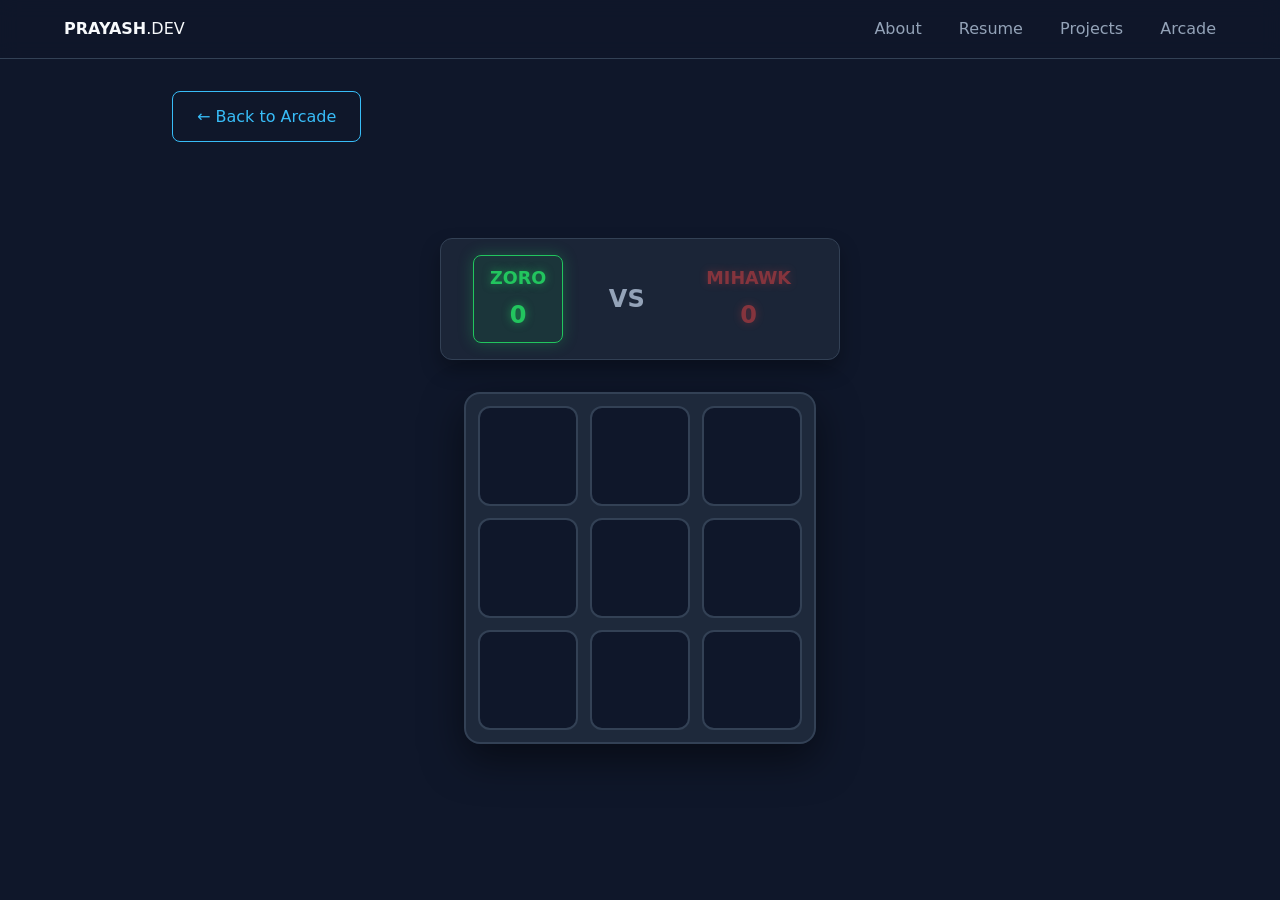
<file: tic-tac-toe.html>
<!DOCTYPE html>
<html lang="en">
<head>
    <meta charset="UTF-8">
    <meta name="viewport" content="width=device-width, initial-scale=1.0">
    <title>Zoro vs Mihawk | Arcade</title>
    <link rel="stylesheet" href="style.css">
    <style>
        .game-wrapper {
            display: flex;
            flex-direction: column;
            align-items: center;
            margin-top: 2rem;
            position: relative;
        }

        /* The Scoreboard & Turn Indicator */
        .duel-board {
            display: flex;
            justify-content: space-between;
            align-items: center;
            width: 100%;
            max-width: 400px;
            margin-bottom: 2rem;
            background: rgba(30, 41, 59, 0.8);
            border: 1px solid #334155;
            border-radius: 12px;
            padding: 1rem 2rem;
            box-shadow: 0 10px 20px rgba(0,0,0,0.3);
        }

        .fighter {
            text-align: center;
            transition: all 0.3s;
            padding: 0.5rem 1rem;
            border-radius: 8px;
            opacity: 0.5;
        }

        .fighter h3 { margin-bottom: 0.2rem; font-size: 1.1rem; }
        .fighter span { font-size: 1.5rem; font-weight: bold; }

        /* Active Turn Glows */
        .fighter.active.zoro-turn {
            opacity: 1;
            background: rgba(34, 197, 94, 0.1);
            box-shadow: 0 0 15px rgba(34, 197, 94, 0.3);
            border: 1px solid #22c55e;
        }
        
        .fighter.active.mihawk-turn {
            opacity: 1;
            background: rgba(239, 68, 68, 0.1);
            box-shadow: 0 0 15px rgba(239, 68, 68, 0.3);
            border: 1px solid #ef4444;
        }

        .zoro-text { color: #22c55e; text-shadow: 0 0 8px rgba(34, 197, 94, 0.6); }
        .mihawk-text { color: #ef4444; text-shadow: 0 0 8px rgba(239, 68, 68, 0.6); }

        /* The Game Board */
        .board {
            display: grid;
            grid-template-columns: repeat(3, 1fr);
            gap: 12px;
            background: #1e293b;
            padding: 12px;
            border-radius: 16px;
            border: 2px solid #334155;
            box-shadow: 0 15px 40px rgba(0,0,0,0.5);
            position: relative;
        }

        .cell {
            width: 100px;
            height: 100px;
            background: #0f172a;
            border: 2px solid #334155;
            border-radius: 12px;
            display: flex;
            align-items: center;
            justify-content: center;
            font-size: 3.5rem;
            cursor: pointer;
            transition: all 0.2s ease;
            user-select: none;
        }

        .cell:hover:not(.taken) {
            background: rgba(56, 189, 248, 0.1);
            border-color: var(--accent);
            transform: scale(1.05);
        }

        .cell.taken { cursor: default; }

        /* Strike Animations */
        @keyframes strikeIn {
            0% { transform: scale(3) rotate(-45deg); opacity: 0; }
            50% { transform: scale(0.8) rotate(10deg); opacity: 1; }
            100% { transform: scale(1) rotate(0deg); opacity: 1; }
        }

        .cell.zoro-strike {
            animation: strikeIn 0.4s cubic-bezier(0.175, 0.885, 0.32, 1.275) forwards;
            color: #22c55e;
            text-shadow: 0 0 20px #22c55e, 0 0 40px #22c55e;
        }

        .cell.mihawk-strike {
            animation: strikeIn 0.4s cubic-bezier(0.175, 0.885, 0.32, 1.275) forwards;
            color: #ef4444;
            text-shadow: 0 0 20px #ef4444, 0 0 40px #ef4444;
        }

        /* Winning Pulse Effect */
        @keyframes winPulse {
            0% { transform: scale(1); box-shadow: 0 0 0 rgba(255,255,255,0); }
            50% { transform: scale(1.1); box-shadow: 0 0 30px currentColor; background: rgba(255,255,255,0.1); }
            100% { transform: scale(1); box-shadow: 0 0 0 rgba(255,255,255,0); }
        }

        .cell.winning-cell {
            animation: winPulse 1.5s infinite;
            border-color: currentColor;
            z-index: 10;
        }

        /* Overlay */
        .game-overlay {
            position: absolute;
            top: 50%;
            left: 50%;
            transform: translate(-50%, -50%);
            background: rgba(15, 23, 42, 0.95);
            backdrop-filter: blur(10px);
            padding: 2.5rem;
            border-radius: 16px;
            text-align: center;
            display: none;
            flex-direction: column;
            align-items: center;
            width: 110%;
            z-index: 20;
        }

        .game-overlay.zoro-wins { border: 2px solid #22c55e; box-shadow: 0 0 40px rgba(34, 197, 94, 0.4); }
        .game-overlay.mihawk-wins { border: 2px solid #ef4444; box-shadow: 0 0 40px rgba(239, 68, 68, 0.4); }
        .game-overlay.draw { border: 2px solid #94a3b8; box-shadow: 0 0 40px rgba(148, 163, 184, 0.4); }

    </style>
</head>
<body>
    <div id="nav-placeholder"></div>

    <div class="container" style="padding-top: 2rem; padding-bottom: 0;">
        <a href="arcade.html" class="btn" style="background: transparent; border: 1px solid var(--accent); color: var(--accent);">← Back to Arcade</a>
    </div>

    <div class="game-wrapper container">
        
        <div class="duel-board">
            <div id="zoro-profile" class="fighter active zoro-turn">
                <h3 class="zoro-text">ZORO</h3>
                <span id="score-zoro" class="zoro-text">0</span>
            </div>
            <div style="color: var(--text-secondary); font-weight: bold; font-size: 1.5rem;">VS</div>
            <div id="mihawk-profile" class="fighter">
                <h3 class="mihawk-text">MIHAWK</h3>
                <span id="score-mihawk" class="mihawk-text">0</span>
            </div>
        </div>

        <div class="board" id="board">
            <div class="cell" data-index="0"></div>
            <div class="cell" data-index="1"></div>
            <div class="cell" data-index="2"></div>
            <div class="cell" data-index="3"></div>
            <div class="cell" data-index="4"></div>
            <div class="cell" data-index="5"></div>
            <div class="cell" data-index="6"></div>
            <div class="cell" data-index="7"></div>
            <div class="cell" data-index="8"></div>

            <div id="game-over" class="game-overlay">
                <h2 id="winner-text" style="font-size: 2.5rem; margin-bottom: 0.5rem;">Winner!</h2>
                <p id="winner-subtext" style="color: var(--text-secondary); margin-bottom: 2rem; font-size: 1.1rem;">A flawless victory.</p>
                <button class="btn" onclick="resetBoard()" style="font-size: 1.1rem; padding: 1rem 2rem;">Rematch</button>
            </div>
        </div>
        
    </div>

    <script src="nav.js"></script>

    <script>
        // Game State
        let boardState = ["", "", "", "", "", "", "", "", ""];
        let gameActive = true;
        let currentPlayer = "Zoro"; // Zoro goes first
        let scores = { Zoro: 0, Mihawk: 0 };

        // Constants
        const ZORO_SYMBOL = "⚔️";
        const MIHAWK_SYMBOL = "🗡️";

        // Winning Combinations
        const winningConditions = [
            [0, 1, 2], [3, 4, 5], [6, 7, 8], // Rows
            [0, 3, 6], [1, 4, 7], [2, 5, 8], // Cols
            [0, 4, 8], [2, 4, 6]             // Diagonals
        ];

        // UI Elements
        const cells = document.querySelectorAll('.cell');
        const zoroProfile = document.getElementById('zoro-profile');
        const mihawkProfile = document.getElementById('mihawk-profile');
        const scoreZoroEl = document.getElementById('score-zoro');
        const scoreMihawkEl = document.getElementById('score-mihawk');
        const gameOverScreen = document.getElementById('game-over');
        const winnerText = document.getElementById('winner-text');
        const winnerSubtext = document.getElementById('winner-subtext');

        // Handle Click
        cells.forEach(cell => {
            cell.addEventListener('click', () => handleCellClick(cell));
        });

        function handleCellClick(cell) {
            const index = cell.getAttribute('data-index');

            if (boardState[index] !== "" || !gameActive) return;

            // Update State
            boardState[index] = currentPlayer;
            cell.classList.add('taken');
            
            // Apply Visuals
            if (currentPlayer === "Zoro") {
                cell.innerText = ZORO_SYMBOL;
                cell.classList.add('zoro-strike');
            } else {
                cell.innerText = MIHAWK_SYMBOL;
                cell.classList.add('mihawk-strike');
            }

            checkWin();
        }

        function checkWin() {
            let roundWon = false;
            let winningCells = [];

            for (let i = 0; i < winningConditions.length; i++) {
                const winCondition = winningConditions[i];
                let a = boardState[winCondition[0]];
                let b = boardState[winCondition[1]];
                let c = boardState[winCondition[2]];

                if (a === "" || b === "" || c === "") continue;

                if (a === b && b === c) {
                    roundWon = true;
                    winningCells = winCondition;
                    break;
                }
            }

            if (roundWon) {
                gameActive = false;
                
                // Highlight winning cells
                winningCells.forEach(index => {
                    cells[index].classList.add('winning-cell');
                });

                // Small delay so the player can see the final strike before the overlay appears
                setTimeout(() => {
                    triggerGameOver(currentPlayer);
                }, 800);
                return;
            }

            // Check Draw
            let roundDraw = !boardState.includes("");
            if (roundDraw) {
                gameActive = false;
                setTimeout(() => { triggerGameOver("Draw"); }, 500);
                return;
            }

            // Switch Turn if game continues
            switchPlayer();
        }

        function switchPlayer() {
            currentPlayer = currentPlayer === "Zoro" ? "Mihawk" : "Zoro";
            
            // Update UI Glows
            if (currentPlayer === "Zoro") {
                zoroProfile.classList.add('active', 'zoro-turn');
                mihawkProfile.classList.remove('active', 'mihawk-turn');
            } else {
                mihawkProfile.classList.add('active', 'mihawk-turn');
                zoroProfile.classList.remove('active', 'zoro-turn');
            }
        }

        function triggerGameOver(winner) {
            gameOverScreen.style.display = "flex";
            
            // Clean up previous overlay classes
            gameOverScreen.className = "game-overlay"; 

            if (winner === "Zoro") {
                scores.Zoro++;
                scoreZoroEl.innerText = scores.Zoro;
                winnerText.innerText = "ZORO WINS";
                winnerText.className = "zoro-text";
                winnerSubtext.innerText = "Three-Sword Style strikes again.";
                gameOverScreen.classList.add('zoro-wins');
            } 
            else if (winner === "Mihawk") {
                scores.Mihawk++;
                scoreMihawkEl.innerText = scores.Mihawk;
                winnerText.innerText = "MIHAWK WINS";
                winnerText.className = "mihawk-text";
                winnerSubtext.innerText = "The World's Strongest Swordsman.";
                gameOverScreen.classList.add('mihawk-wins');
            } 
            else {
                winnerText.innerText = "DRAW";
                winnerText.className = "";
                winnerText.style.color = "white";
                winnerSubtext.innerText = "Their blades are equally matched.";
                gameOverScreen.classList.add('draw');
            }
        }

        function resetBoard() {
            boardState = ["", "", "", "", "", "", "", "", ""];
            gameActive = true;
            gameOverScreen.style.display = "none";
            
            cells.forEach(cell => {
                cell.innerText = "";
                cell.className = "cell"; // Resets all classes
            });

            // Winner goes first next round (or keep current turn if draw)
            if (currentPlayer === "Zoro") {
                zoroProfile.classList.add('active', 'zoro-turn');
                mihawkProfile.classList.remove('active', 'mihawk-turn');
            } else {
                mihawkProfile.classList.add('active', 'mihawk-turn');
                zoroProfile.classList.remove('active', 'zoro-turn');
            }
        }
    </script>
</body>
</html>
</file>
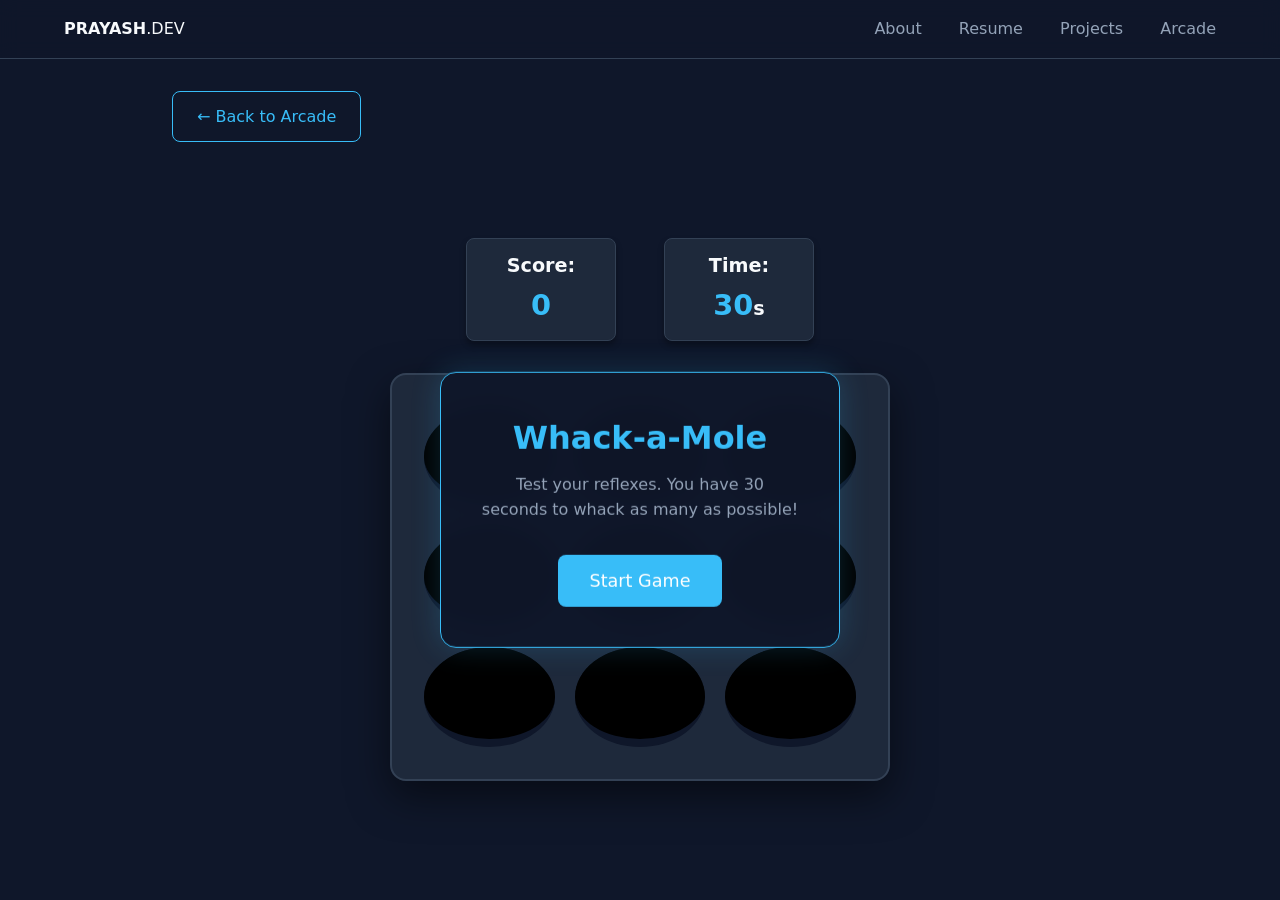
<file: whack-a-mole.html>
<!DOCTYPE html>
<html lang="en">
<head>
    <meta charset="UTF-8">
    <meta name="viewport" content="width=device-width, initial-scale=1.0">
    <title>Whack-a-Mole | Arcade</title>
    <link rel="stylesheet" href="style.css">
    <style>
        .game-wrapper {
            display: flex;
            flex-direction: column;
            align-items: center;
            margin-top: 2rem;
            position: relative;
        }

        .scoreboard {
            display: flex;
            gap: 3rem;
            margin-bottom: 2rem;
            font-size: 1.2rem;
            font-weight: bold;
        }

        .score-box { 
            background: var(--card-bg); 
            padding: 0.75rem 2rem; 
            border-radius: 8px; 
            border: 1px solid #334155; 
            box-shadow: 0 4px 6px rgba(0,0,0,0.3);
            text-align: center;
            min-width: 150px;
        }

        /* The Grid System */
        .mole-grid {
            display: grid;
            grid-template-columns: repeat(3, 1fr);
            gap: 20px;
            background: #1e293b;
            padding: 2rem;
            border-radius: 16px;
            border: 2px solid #334155;
            box-shadow: 0 15px 40px rgba(0,0,0,0.5);
            max-width: 500px;
            width: 100%;
        }

        /* The Hole */
        .hole {
            background: #000; /* Deep black for depth */
            border-radius: 50%;
            height: 100px;
            position: relative;
            overflow: hidden;
            border-bottom: 8px solid #0f172a; /* Creates 3D depth */
            box-shadow: inset 0 10px 15px rgba(0,0,0,0.8);
            display: flex;
            justify-content: center;
        }

        /* The Mole */
        .mole {
            font-size: 4.5rem;
            position: absolute;
            bottom: -15px; /* Sits just inside the hole */
            transform: translateY(110%); /* Hidden by default */
            /* The secret to smoothness: a springy cubic-bezier transition */
            transition: transform 0.3s cubic-bezier(0.175, 0.885, 0.32, 1.275);
            cursor: pointer;
            user-select: none;
            -webkit-user-drag: none;
            filter: drop-shadow(0 5px 5px rgba(0,0,0,0.5));
        }

        /* Active State */
        .hole.up .mole {
            transform: translateY(0);
        }

        /* Whacked Feedback */
        .hole.up .mole.whacked {
            transform: translateY(20%) scale(0.8);
            filter: brightness(0.5);
            transition: transform 0.1s ease-out; /* Fast shrink on hit */
        }

        /* Start/Game Over Overlay */
        .game-overlay {
            position: absolute;
            top: 50%;
            left: 50%;
            transform: translate(-50%, -50%);
            background: rgba(15, 23, 42, 0.95);
            backdrop-filter: blur(10px);
            padding: 2.5rem;
            border-radius: 16px;
            border: 1px solid var(--accent);
            text-align: center;
            display: flex;
            flex-direction: column;
            align-items: center;
            box-shadow: 0 0 30px rgba(56, 189, 248, 0.2);
            z-index: 10;
            width: 90%;
            max-width: 400px;
        }
    </style>
</head>
<body>
    <div id="nav-placeholder"></div>

    <div class="container" style="padding-top: 2rem; padding-bottom: 0;">
        <a href="arcade.html" class="btn" style="background: transparent; border: 1px solid var(--accent); color: var(--accent);">← Back to Arcade</a>
    </div>

    <div class="game-wrapper container">
        
        <div class="scoreboard">
            <div class="score-box">Score: <br><span id="score" class="accent-text" style="font-size: 1.8rem;">0</span></div>
            <div class="score-box">Time: <br><span id="time" class="accent-text" style="font-size: 1.8rem;">30</span>s</div>
        </div>

        <div class="mole-grid" id="game-board">
            <div class="hole"><div class="mole">🐹</div></div>
            <div class="hole"><div class="mole">🐹</div></div>
            <div class="hole"><div class="mole">🐹</div></div>
            <div class="hole"><div class="mole">🐹</div></div>
            <div class="hole"><div class="mole">🐹</div></div>
            <div class="hole"><div class="mole">🐹</div></div>
            <div class="hole"><div class="mole">🐹</div></div>
            <div class="hole"><div class="mole">🐹</div></div>
            <div class="hole"><div class="mole">🐹</div></div>

            <div id="start-screen" class="game-overlay">
                <h2 class="accent-text" style="margin-bottom: 0.5rem; font-size: 2rem;">Whack-a-Mole</h2>
                <p style="color: var(--text-secondary); margin-bottom: 2rem;">Test your reflexes. You have 30 seconds to whack as many as possible!</p>
                <button id="start-btn" class="btn" style="padding: 1rem 2rem; font-size: 1.1rem;">Start Game</button>
            </div>

            <div id="game-over" class="game-overlay" style="display: none;">
                <h2 style="margin-bottom: 0.5rem; font-size: 2.5rem; color: #fff;">Time's Up!</h2>
                <p style="color: var(--text-secondary); margin-bottom: 0.5rem;">Final Score</p>
                <h1 id="final-score" class="accent-text" style="font-size: 4rem; margin-bottom: 2rem;">0</h1>
                
                <p id="high-score-text" style="color: #22c55e; margin-bottom: 1.5rem; display: none; font-weight: bold;">🏆 New High Score!</p>
                
                <button id="restart-btn" class="btn">Play Again</button>
            </div>
        </div>
        
    </div>

    <script src="nav.js"></script>

    <script>
        const holes = document.querySelectorAll('.hole');
        const moles = document.querySelectorAll('.mole');
        const scoreBoard = document.getElementById('score');
        const timeBoard = document.getElementById('time');
        
        const startScreen = document.getElementById('start-screen');
        const gameOverScreen = document.getElementById('game-over');
        const startBtn = document.getElementById('start-btn');
        const restartBtn = document.getElementById('restart-btn');
        const finalScoreEl = document.getElementById('final-score');
        const highScoreText = document.getElementById('high-score-text');

        let lastHole;
        let timeUp = false;
        let score = 0;
        let gameTime = 30; // 30 seconds
        let countdownTimer;
        let moleTimer;

        // Load High Score
        let highScore = localStorage.getItem("moleHighScore") || 0;

        // Math utility to randomize mole pop-up times
        function randomTime(min, max) {
            return Math.round(Math.random() * (max - min) + min);
        }

        // Math utility to pick a random hole, ensuring it doesn't pick the same one twice in a row
        function randomHole(holes) {
            const idx = Math.floor(Math.random() * holes.length);
            const hole = holes[idx];
            
            if (hole === lastHole) {
                return randomHole(holes);
            }
            lastHole = hole;
            return hole;
        }

        function peep() {
            // Speed up the game as time ticks down!
            const minTime = Math.max(300, 700 - (score * 10)); 
            const maxTime = Math.max(600, 1200 - (score * 15));
            
            const time = randomTime(minTime, maxTime);
            const hole = randomHole(holes);
            
            // Reset the mole's visual state
            const mole = hole.querySelector('.mole');
            mole.innerText = "🐹";
            mole.classList.remove('whacked');
            
            hole.classList.add('up'); // Trigger CSS Animation

            moleTimer = setTimeout(() => {
                hole.classList.remove('up');
                if (!timeUp) peep();
            }, time);
        }

        function startGame() {
            // Reset state
            scoreBoard.textContent = 0;
            timeBoard.textContent = gameTime;
            timeUp = false;
            score = 0;
            
            // UI setup
            startScreen.style.display = 'none';
            gameOverScreen.style.display = 'none';
            highScoreText.style.display = 'none';

            // Start logic
            peep();
            
            // Handle Countdown
            let timeLeft = gameTime;
            countdownTimer = setInterval(() => {
                timeLeft--;
                timeBoard.textContent = timeLeft;
                
                // Change timer color to red when running out of time
                if(timeLeft <= 5) {
                    timeBoard.style.color = "#ef4444";
                } else {
                    timeBoard.style.color = "var(--accent)";
                }

                if (timeLeft <= 0) {
                    clearInterval(countdownTimer);
                    endGame();
                }
            }, 1000);
        }

        function endGame() {
            timeUp = true;
            clearTimeout(moleTimer);
            
            // Hide any moles currently up
            holes.forEach(hole => hole.classList.remove('up'));
            
            // Show Game Over UI
            finalScoreEl.textContent = score;
            
            if (score > highScore && score > 0) {
                highScore = score;
                localStorage.setItem("moleHighScore", highScore);
                highScoreText.style.display = "block";
            }
            
            setTimeout(() => {
                gameOverScreen.style.display = 'flex';
            }, 500); // Slight delay so the last animation finishes
        }

        function whack(e) {
            // e.isTrusted prevents automated script clicking!
            if (!e.isTrusted) return; 
            
            // If the mole is already going down, don't count it
            if (!this.parentElement.classList.contains('up')) return; 

            score++;
            this.parentElement.classList.remove('up');
            
            // Apply visual feedback
            this.classList.add('whacked');
            this.innerText = "💥"; // Turn into a pow explosion!
            
            scoreBoard.textContent = score;
        }

        // Attach Event Listeners to all moles
        moles.forEach(mole => mole.addEventListener('mousedown', whack));
        
        startBtn.addEventListener('click', startGame);
        restartBtn.addEventListener('click', startGame);

    </script>
</body>
</html>
</file>
<file: style.css>
:root {
    --bg-color: #0f172a;
    --card-bg: #1e293b;
    --text-primary: #f8fafc;
    --text-secondary: #94a3b8;
    --accent: #38bdf8;
    --accent-hover: #0ea5e9;
    --transition: all 0.3s ease;
}

* {
    margin: 0;
    padding: 0;
    box-sizing: border-box;
    font-family: 'Inter', system-ui, sans-serif;
}

body {
    background-color: var(--bg-color);
    color: var(--text-primary);
    line-height: 1.6;
    overflow-x: hidden;
}

/* Navigation */
nav {
    background: rgba(15, 23, 42, 0.8);
    backdrop-filter: blur(10px);
    padding: 1rem 5%;
    position: sticky;
    top: 0;
    z-index: 1000;
    display: flex;
    justify-content: space-between;
    align-items: center;
    border-bottom: 1px solid #334155;
}

.nav-links a {
    color: var(--text-secondary);
    text-decoration: none;
    margin-left: 2rem;
    transition: var(--transition);
}

.nav-links a:hover, .nav-links a.active {
    color: var(--accent);
}

/* Layout Containers */
.container {
    max-width: 1000px;
    margin: 0 auto;
    padding: 4rem 2rem;
}

h1, h2 { margin-bottom: 1.5rem; }
.accent-text { color: var(--accent); }

/* Buttons & Inputs */
.btn {
    background: var(--accent);
    color: white;
    padding: 0.75rem 1.5rem;
    border: none;
    border-radius: 8px;
    cursor: pointer;
    transition: var(--transition);
    text-decoration: none;
    display: inline-block;
}

.btn:hover { background: var(--accent-hover); transform: translateY(-2px); }

/* Project Cards */
.grid {
    display: grid;
    grid-template-columns: repeat(auto-fit, minmax(300px, 1fr));
    gap: 2rem;
}

.card {
    background: var(--card-bg);
    padding: 2rem;
    border-radius: 12px;
    border: 1px solid #334155;
    transition: var(--transition);
}

.card:hover { border-color: var(--accent); }

/* Surprise Feature Style */
#surprise-btn {
    opacity: 0.2;
    background: none;
    border: none;
    color: var(--text-secondary);
    cursor: pointer;
    font-size: 0.8rem;
}

.confetti-overlay {
    position: fixed;
    top: 0; left: 0; width: 100%; height: 100%;
    pointer-events: none;
    z-index: 9999;
}
</file>
